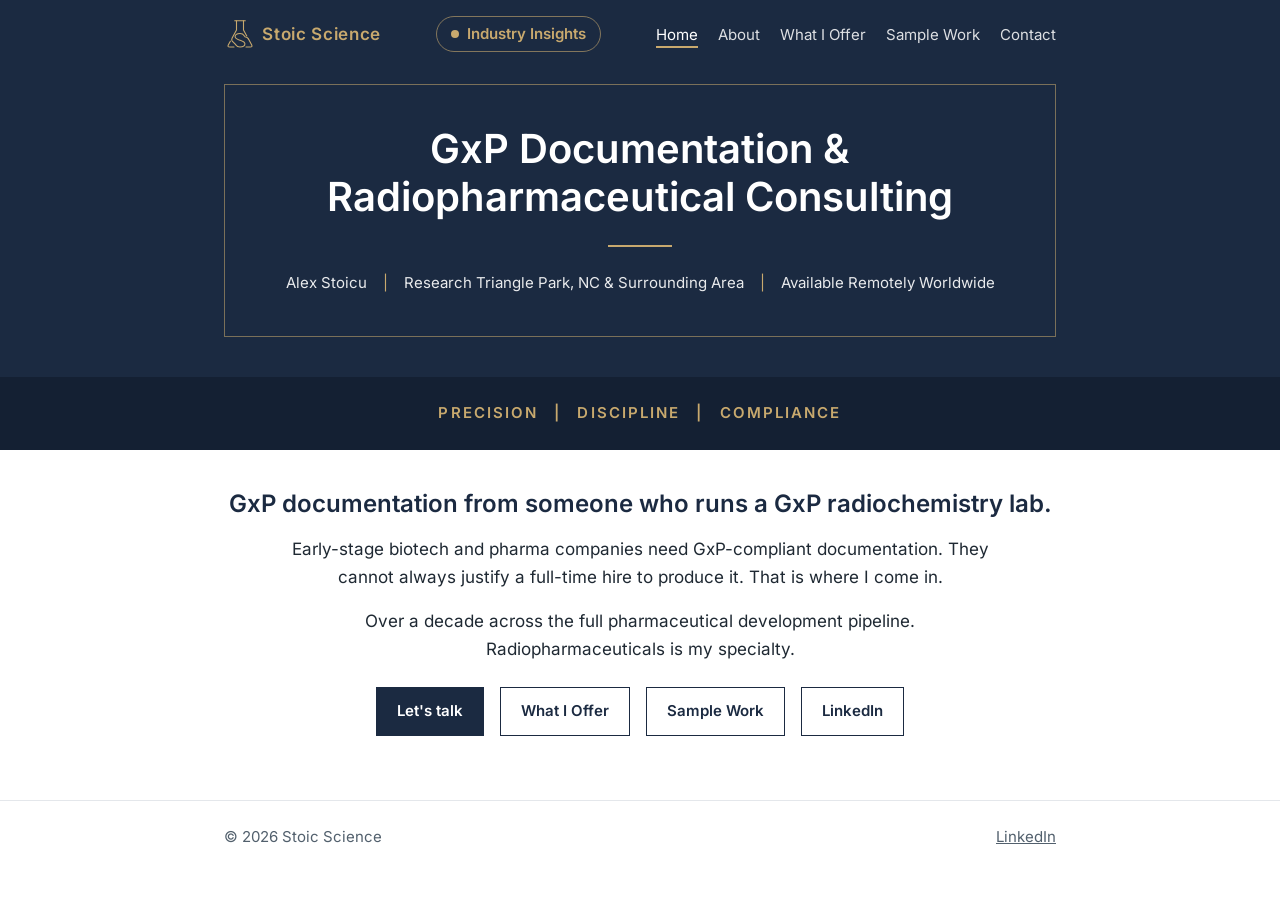
<file: index.html>
<!DOCTYPE html>
<html lang="en">
<head>
  <!-- ===== HEAD: information for browsers, search engines and AI crawlers ===== -->
  <meta charset="utf-8">
  <meta name="viewport" content="width=device-width, initial-scale=1">

  <!-- Title and description: what shows in Google results and link previews -->
  <title>Stoic Science | GxP Documentation &amp; Radiopharmaceutical Consulting</title>
  <meta name="description" content="Independent GxP documentation and radiopharmaceutical consulting: SOPs, method validation and radiopharmaceutical compliance for pharmaceutical, radiopharmaceutical and early-stage biotech teams. Research Triangle Park, NC, and surrounding area; available remotely worldwide.">
  <meta name="author" content="Alex Stoicu">

  <!-- Canonical: tells search engines the one official address of this page -->
  <link rel="canonical" href="https://stoicscience.us/">

  <!-- Open Graph / Twitter: how the link looks when shared on LinkedIn etc.
       Share image: images/og-image.png (PNG, 1200x630) -->
  <meta property="og:type" content="website">
  <meta property="og:site_name" content="Stoic Science">
  <meta property="og:title" content="Stoic Science | GxP Documentation &amp; Radiopharmaceutical Consulting">
  <meta property="og:description" content="Independent GxP documentation and radiopharmaceutical consulting. Research Triangle Park, NC, and surrounding area; available remotely worldwide.">
  <meta property="og:url" content="https://stoicscience.us/">
  <meta property="og:image" content="https://stoicscience.us/images/og-image.png">
  <meta property="og:image:width" content="1200">
  <meta property="og:image:height" content="630">
  <meta property="og:image:alt" content="Stoic Science: GxP Documentation &amp; Radiopharmaceutical Consulting">
  <meta name="twitter:card" content="summary_large_image">

  <!-- Browser-tab icon (SVG for modern browsers, PNG fallback) and phone home-screen icon -->
  <link rel="icon" href="images/favicon.svg" type="image/svg+xml">
  <link rel="icon" href="images/favicon-32.png" type="image/png" sizes="32x32">
  <link rel="apple-touch-icon" href="images/apple-touch-icon.png">

  <!-- Stylesheet. Bump ?v= every time style.css changes (cache-busting) -->
  <link rel="stylesheet" href="css/style.css?v=23">

  <!-- Preload the main font weight so text renders in Inter sooner -->
  <link rel="preload" href="fonts/inter-400.woff2" as="font" type="font/woff2" crossorigin>

  <!-- STRUCTURED DATA (JSON-LD): facts about the business for search engines
       and AI assistants, in the schema.org vocabulary. Invisible on the page.
       The "@id" values let other pages point to the same business and person. -->
  <script type="application/ld+json">
  {
    "@context": "https://schema.org",
    "@graph": [
      {
        "@type": "WebSite",
        "@id": "https://stoicscience.us/#website",
        "url": "https://stoicscience.us/",
        "name": "Stoic Science",
        "publisher": { "@id": "https://stoicscience.us/#business" }
      },
      {
        "@type": "ProfessionalService",
        "@id": "https://stoicscience.us/#business",
        "name": "Stoic Science",
        "url": "https://stoicscience.us/",
        "slogan": "Precision | Discipline | Compliance",
        "description": "Independent GxP documentation and radiopharmaceutical consulting: SOPs, method validation and transfer, radiopharmaceutical compliance, instrument qualification, and GxP training.",
        "image": "https://stoicscience.us/images/og-image.png",
        "logo": "https://stoicscience.us/images/apple-touch-icon.png",
        "founder": { "@id": "https://stoicscience.us/#alex" },
        "address": {
          "@type": "PostalAddress",
          "addressLocality": "Research Triangle Park",
          "addressRegion": "NC",
          "addressCountry": "US"
        },
        "areaServed": "Worldwide",
        "knowsAbout": ["GxP documentation", "Radiopharmaceuticals", "Radiochemical purity testing", "Analytical method validation", "ICH Q2(R2)", "21 CFR 212", "USP <823>", "Instrument qualification", "Radiation safety"]
      },
      {
        "@type": "Person",
        "@id": "https://stoicscience.us/#alex",
        "name": "Alex Stoicu",
        "jobTitle": "Pharmaceutical Scientist",
        "url": "https://stoicscience.us/about.html",
        "sameAs": ["https://www.linkedin.com/in/alexstoicu"]
      }
    ]
  }
  </script>
  <!-- Visitor statistics: GoatCounter (no cookies, no personal data; dashboard at alexstoicu.goatcounter.com) -->
  <script data-goatcounter="https://alexstoicu.goatcounter.com/count" async src="https://gc.zgo.at/count.js"></script>
</head>

<body>
  <!-- Keyboard users can jump straight past the nav -->
  <a class="skip-link" href="#main">Skip to content</a>

  <!-- ===== HEADER: same block on every page. aria-current marks the page you're on ===== -->
  <header class="site-header">
    <div class="container">
      <a class="wordmark" href="index.html"><img class="wordmark-mark" src="images/logo-mark.svg" width="64" height="64" alt="" aria-hidden="true">Stoic Science</a>
      <!-- Industry Insights: the live part of the site, set apart between the wordmark and the menu -->
      <a class="insights-link" href="blog/index.html"><span class="live-dot" aria-hidden="true"></span>Industry Insights</a>
      <nav class="site-nav" aria-label="Main">
        <ul>
          <li><a href="index.html" aria-current="page">Home</a></li>
          <li><a href="about.html">About</a></li>
          <li><a href="services.html">What I Offer</a></li>
          <li><a href="sample-work.html">Sample Work</a></li>
          <li><a href="contact.html">Contact</a></li>
        </ul>
      </nav>
    </div>
  </header>

  <main id="main">

    <!-- ===== HERO: framed headline, gold rule, name/location line ===== -->
    <section class="hero">
      <div class="container">
        <div class="hero-frame">
          <h1>GxP Documentation &amp; Radiopharmaceutical Consulting</h1>
          <hr class="hero-rule">
          <!-- aria-hidden: screen readers skip the decorative | bars -->
          <p class="hero-subline sep-line">
            <span>Alex Stoicu</span><span class="sep" aria-hidden="true">|</span><span>Research Triangle Park, NC &amp; Surrounding Area</span><span class="sep" aria-hidden="true">|</span><span>Available Remotely Worldwide</span>
          </p>
        </div>
      </div>
    </section>

    <!-- ===== TAGLINE BAND: design element, not links (until the blog exists) ===== -->
    <div class="tagline-band">
      <p class="sep-line">
        <span>Precision</span><span class="sep" aria-hidden="true">|</span><span>Discipline</span><span class="sep" aria-hidden="true">|</span><span>Compliance</span>
      </p>
    </div>

    <!-- ===== ABOUT SECTION + CTA CLUSTER =====
         The four buttons match four kinds of visitor:
         Contact = ready to talk, Services = researching,
         Sample Work = wants proof, LinkedIn = checking credentials -->
    <section class="section">
      <div class="container">
        <h2>GxP documentation from someone who runs a GxP radiochemistry lab.</h2>
        <p>Early-stage biotech and pharma companies need GxP-compliant documentation. They cannot always justify a full-time hire to produce it. That is where I come in.</p>
        <p>Over a decade across the full pharmaceutical development pipeline. Radiopharmaceuticals is my specialty.</p>

        <div class="button-row">
          <a class="btn btn-primary" href="contact.html">Let's talk</a>
          <a class="btn" href="services.html">What I Offer</a>
          <a class="btn" href="sample-work.html">Sample Work</a>
          <!-- External link: opens in a new tab; rel="noopener" is a safety default -->
          <a class="btn" href="https://www.linkedin.com/in/alexstoicu" target="_blank" rel="noopener">LinkedIn</a>
        </div>
      </div>
    </section>

  </main>

  <!-- ===== FOOTER: same block on every page. No "LLC" until it's filed ===== -->
  <footer class="site-footer">
    <div class="container">
      <p>&copy; 2026 Stoic Science</p>
      <p><a href="https://www.linkedin.com/in/alexstoicu" target="_blank" rel="noopener">LinkedIn</a></p>
    </div>
  </footer>
</body>
</html>
</file>
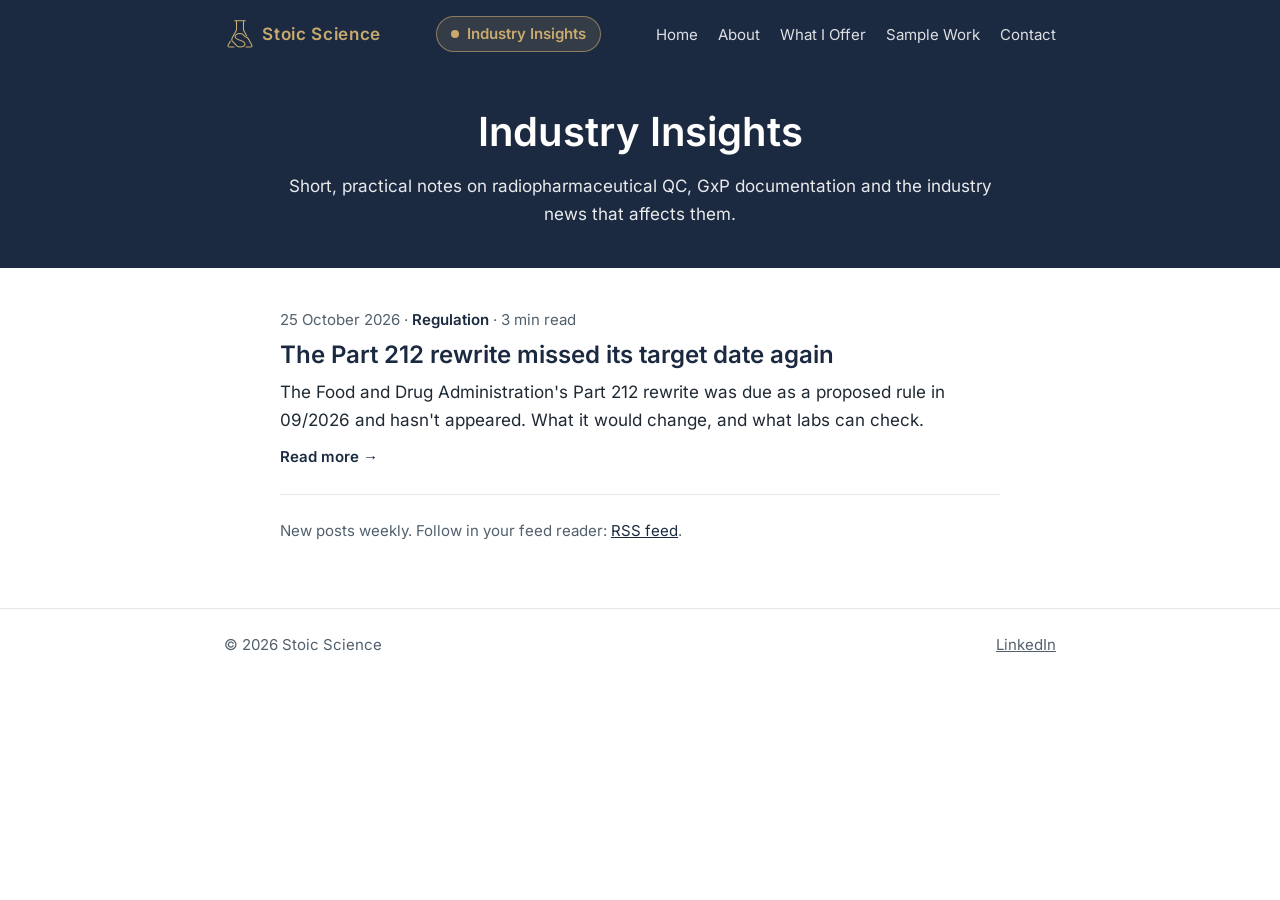
<file: blog/index.html>
<!DOCTYPE html>
<html lang="en">
<head>
  <!-- ===== BLOG LIST PAGE =====
       This page lives in the blog/ folder, so links to the rest of the
       site start with "../" (one folder up). -->
  <meta charset="utf-8">
  <meta name="viewport" content="width=device-width, initial-scale=1">

  <title>Industry Insights | Stoic Science</title>
  <meta name="description" content="Short, practical posts on radiopharmaceutical QC, GxP documentation, method validation and the industry news that affects them.">
  <meta name="author" content="Alex Stoicu">
  <link rel="canonical" href="https://stoicscience.us/blog/">

  <!-- Feed: lets readers follow new posts in a feed reader -->
  <link rel="alternate" type="application/rss+xml" title="Stoic Science: Industry Insights" href="../feed.xml">

  <meta property="og:type" content="website">
  <meta property="og:site_name" content="Stoic Science">
  <meta property="og:title" content="Industry Insights | Stoic Science">
  <meta property="og:description" content="Practical posts on radiopharmaceutical QC, GxP documentation and industry news.">
  <meta property="og:url" content="https://stoicscience.us/blog/">
  <!-- Share image: Industry Insights card, used by all blog pages (other site pages keep og-image.png) -->
  <meta property="og:image" content="https://stoicscience.us/images/og-insights.png">
  <meta property="og:image:width" content="1200">
  <meta property="og:image:height" content="630">
  <meta property="og:image:alt" content="Stoic Science: Industry Insights">
  <meta name="twitter:card" content="summary_large_image">

  <link rel="icon" href="../images/favicon.svg" type="image/svg+xml">
  <link rel="icon" href="../images/favicon-32.png" type="image/png" sizes="32x32">
  <link rel="apple-touch-icon" href="../images/apple-touch-icon.png">

  <link rel="stylesheet" href="../css/style.css?v=23">
  <link rel="preload" href="../fonts/inter-400.woff2" as="font" type="font/woff2" crossorigin>
  <!-- Visitor statistics: GoatCounter (no cookies, no personal data; dashboard at alexstoicu.goatcounter.com) -->
  <script data-goatcounter="https://alexstoicu.goatcounter.com/count" async src="https://gc.zgo.at/count.js"></script>
</head>

<body>
  <a class="skip-link" href="#main">Skip to content</a>

  <!-- ===== HEADER: same block on every page; aria-current marks this page ===== -->
  <header class="site-header">
    <div class="container">
      <a class="wordmark" href="../index.html"><img class="wordmark-mark" src="../images/logo-mark.svg" width="64" height="64" alt="" aria-hidden="true">Stoic Science</a>
      <!-- Industry Insights: the live part of the site, set apart between the wordmark and the menu -->
      <a class="insights-link" href="index.html" aria-current="page"><span class="live-dot" aria-hidden="true"></span>Industry Insights</a>
      <nav class="site-nav" aria-label="Main">
        <ul>
          <li><a href="../index.html">Home</a></li>
          <li><a href="../about.html">About</a></li>
          <li><a href="../services.html">What I Offer</a></li>
          <li><a href="../sample-work.html">Sample Work</a></li>
          <li><a href="../contact.html">Contact</a></li>
        </ul>
      </nav>
    </div>
  </header>

  <main id="main">

    <section class="page-hero">
      <div class="container">
        <h1>Industry Insights</h1>
        <p>Short, practical notes on radiopharmaceutical QC, GxP documentation and the industry news that affects them.</p>
      </div>
    </section>

    <section class="section">
      <div class="container">
        <!-- ===== POST LIST: classic blog archive, newest first. Do not edit by hand:
             it is rebuilt from the post pages at every publish. ===== -->
        <ul class="post-list">
          <!-- POSTS-START -->
          <li>
            <p class="post-meta"><time datetime="2026-10-25">25 October 2026</time> · <span class="post-cat">Regulation</span> · 3 min read</p>
            <h2><a href="part-212-rewrite-missed-its-date.html">The Part 212 rewrite missed its target date again</a></h2>
            <p class="post-excerpt">The Food and Drug Administration&#x27;s Part 212 rewrite was due as a proposed rule in 09/2026 and hasn&#x27;t appeared. What it would change, and what labs can check.</p>
            <a class="read-more" href="part-212-rewrite-missed-its-date.html" aria-label="Read: The Part 212 rewrite missed its target date again">Read more &rarr;</a>
          </li>
          <!-- POSTS-END -->
        </ul>
        <!-- The list between the POSTS markers is rebuilt automatically by
             stoicscience-blog-drafts/tools/preview.py --publish (newest first). -->
        <p class="feed-note">New posts weekly. Follow in your feed reader: <a href="../feed.xml">RSS feed</a>.</p>
      </div>
    </section>

  </main>

  <!-- ===== FOOTER: same block on every page ===== -->
  <footer class="site-footer">
    <div class="container">
      <p>&copy; 2026 Stoic Science</p>
      <p><a href="https://www.linkedin.com/in/alexstoicu" target="_blank" rel="noopener">LinkedIn</a></p>
    </div>
  </footer>
</body>
</html>
</file>
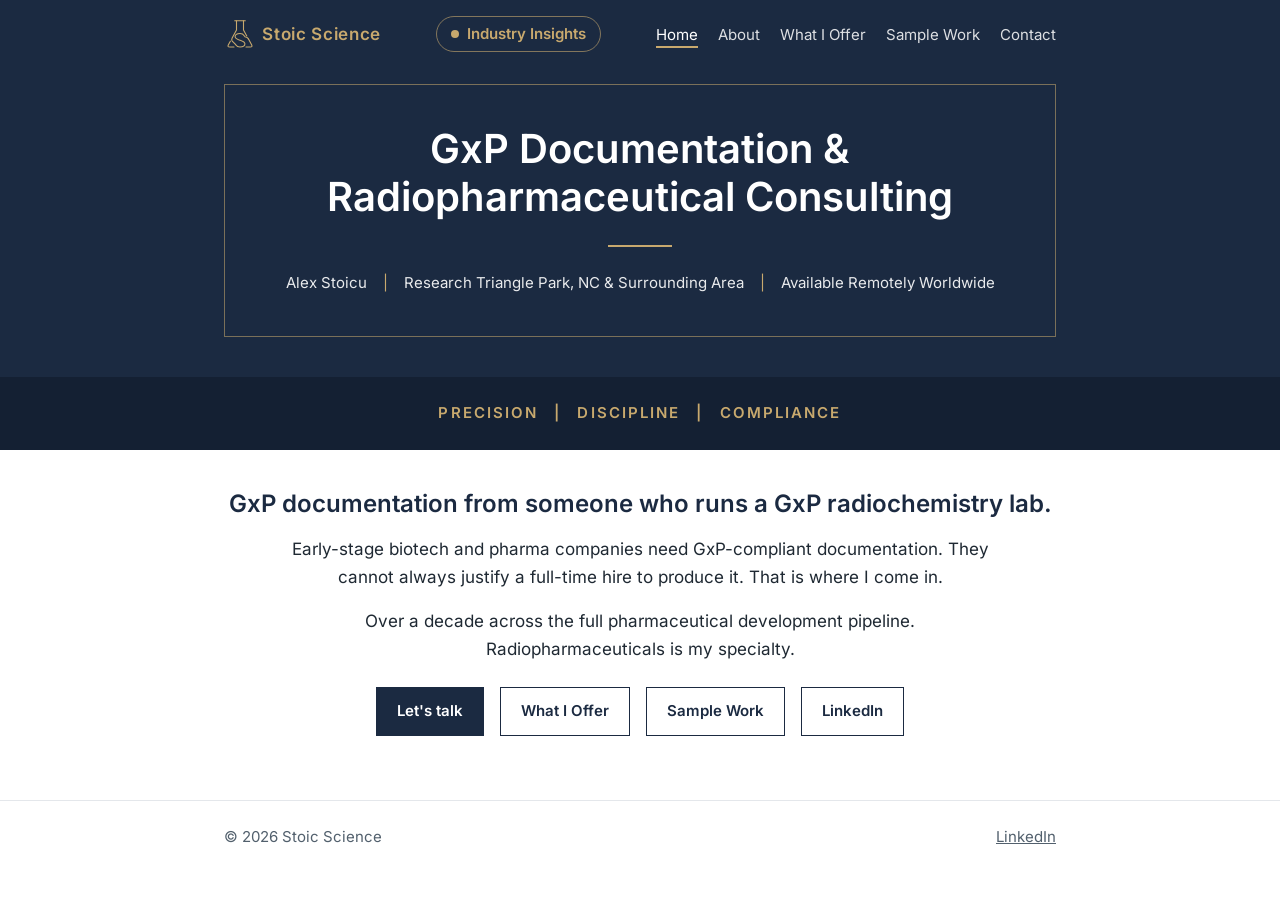
<file: home/index.html>
<!DOCTYPE html>
<html lang="en">
<head>
  <!-- ===== REDIRECT: the old Google Site's Home page lived at /home.
       Old links (LinkedIn, bookmarks) land here and are sent on to the
       new Home page at "/". GitHub Pages serves this file for /home. ===== -->
  <meta charset="utf-8">
  <title>Stoic Science</title>
  <!-- Tells search engines the real page is the site root -->
  <link rel="canonical" href="https://stoicscience.us/">
  <meta name="robots" content="noindex">
  <!-- Redirect after 0 seconds (works even with JavaScript off) -->
  <meta http-equiv="refresh" content="0; url=/">
</head>
<body>
  <!-- Fallback link, shown only if the redirect doesn't happen -->
  <p><a href="/">Continue to Stoic Science</a></p>
</body>
</html>
</file>
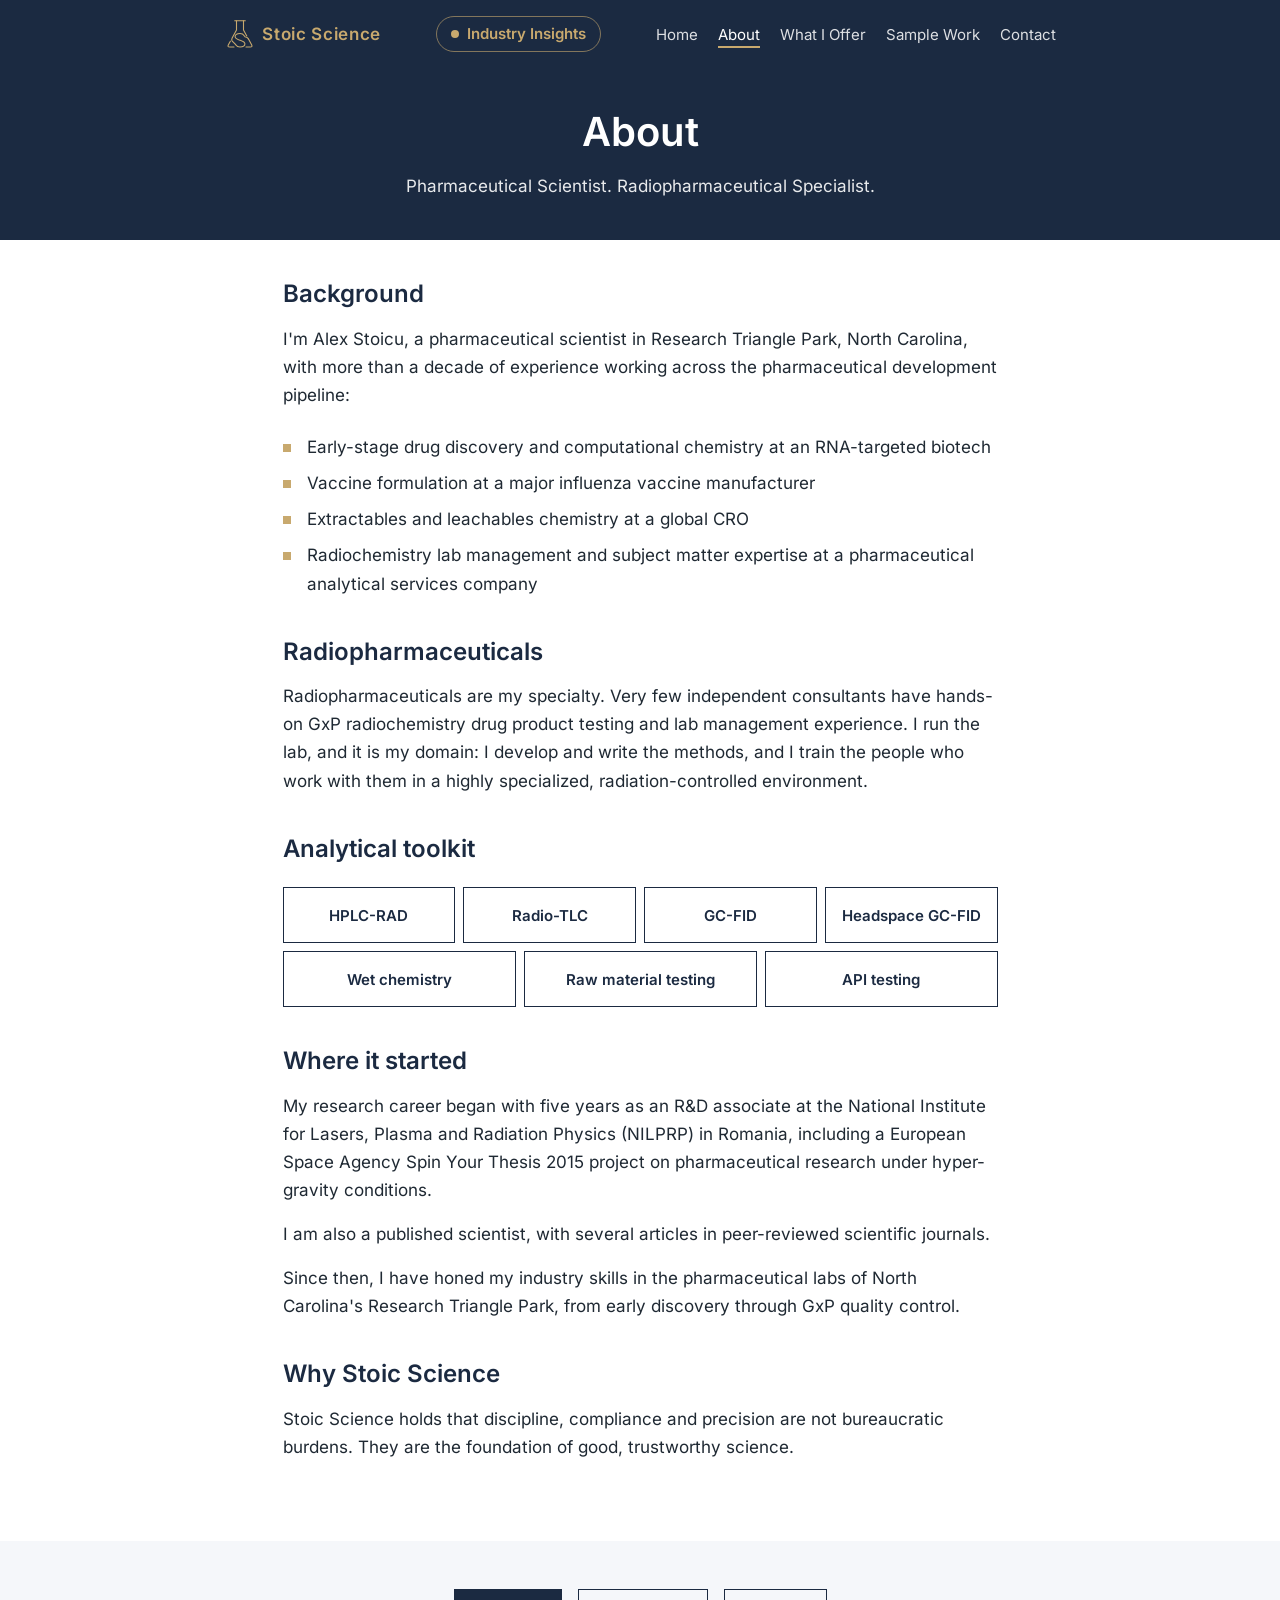
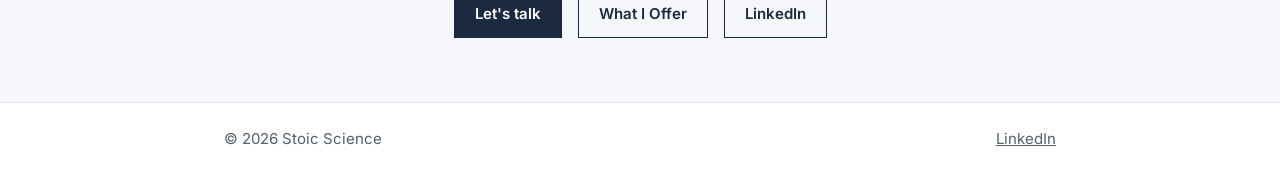
<file: about.html>
<!DOCTYPE html>
<html lang="en">
<head>
  <!-- ===== HEAD: information for browsers, search engines and AI crawlers ===== -->
  <meta charset="utf-8">
  <meta name="viewport" content="width=device-width, initial-scale=1">

  <title>About | Stoic Science</title>
  <meta name="description" content="Alex Stoicu: pharmaceutical scientist with over a decade across the pharmaceutical development pipeline and hands-on GxP radiochemistry drug product testing and lab management experience. Research Triangle Park, North Carolina.">
  <meta name="author" content="Alex Stoicu">
  <link rel="canonical" href="https://stoicscience.us/about.html">

  <!-- Open Graph / Twitter (share image: images/og-image.png) -->
  <meta property="og:type" content="profile">
  <meta property="og:site_name" content="Stoic Science">
  <meta property="og:title" content="About | Stoic Science">
  <meta property="og:description" content="Pharmaceutical scientist specializing in radiopharmaceuticals and GxP documentation.">
  <meta property="og:url" content="https://stoicscience.us/about.html">
  <meta property="og:image" content="https://stoicscience.us/images/og-image.png">
  <meta property="og:image:width" content="1200">
  <meta property="og:image:height" content="630">
  <meta property="og:image:alt" content="Stoic Science: GxP Documentation &amp; Radiopharmaceutical Consulting">
  <meta name="twitter:card" content="summary_large_image">

  <!-- Browser-tab icon (SVG for modern browsers, PNG fallback) and phone home-screen icon -->
  <link rel="icon" href="images/favicon.svg" type="image/svg+xml">
  <link rel="icon" href="images/favicon-32.png" type="image/png" sizes="32x32">
  <link rel="apple-touch-icon" href="images/apple-touch-icon.png">

  <link rel="stylesheet" href="css/style.css?v=23">
  <link rel="preload" href="fonts/inter-400.woff2" as="font" type="font/woff2" crossorigin>

  <!-- STRUCTURED DATA (JSON-LD): this page is about the person defined on the
       Home page (same "@id"), with the details from this page added. -->
  <script type="application/ld+json">
  {
    "@context": "https://schema.org",
    "@type": "AboutPage",
    "url": "https://stoicscience.us/about.html",
    "mainEntity": {
      "@type": "Person",
      "@id": "https://stoicscience.us/#alex",
      "name": "Alex Stoicu",
      "jobTitle": "Pharmaceutical Scientist",
      "description": "Pharmaceutical scientist and radiopharmaceutical specialist with more than a decade across the pharmaceutical development pipeline and hands-on GxP radiochemistry drug product testing and lab management experience.",
      "address": { "@type": "PostalAddress", "addressLocality": "Research Triangle Park", "addressRegion": "NC", "addressCountry": "US" },
      "knowsAbout": ["Radiopharmaceuticals", "Radiochemistry", "HPLC-RAD", "Radio-TLC", "GC-FID", "Headspace GC-FID", "Wet chemistry", "Raw material testing", "API testing", "GxP documentation"],
      "sameAs": ["https://www.linkedin.com/in/alexstoicu"]
    }
  }
  </script>
  <!-- Visitor statistics: GoatCounter (no cookies, no personal data; dashboard at alexstoicu.goatcounter.com) -->
  <script data-goatcounter="https://alexstoicu.goatcounter.com/count" async src="https://gc.zgo.at/count.js"></script>
</head>

<body>
  <a class="skip-link" href="#main">Skip to content</a>

  <!-- ===== HEADER: same block on every page; aria-current moves to this page's link ===== -->
  <header class="site-header">
    <div class="container">
      <a class="wordmark" href="index.html"><img class="wordmark-mark" src="images/logo-mark.svg" width="64" height="64" alt="" aria-hidden="true">Stoic Science</a>
      <!-- Industry Insights: the live part of the site, set apart between the wordmark and the menu -->
      <a class="insights-link" href="blog/index.html"><span class="live-dot" aria-hidden="true"></span>Industry Insights</a>
      <nav class="site-nav" aria-label="Main">
        <ul>
          <li><a href="index.html">Home</a></li>
          <li><a href="about.html" aria-current="page">About</a></li>
          <li><a href="services.html">What I Offer</a></li>
          <li><a href="sample-work.html">Sample Work</a></li>
          <li><a href="contact.html">Contact</a></li>
        </ul>
      </nav>
    </div>
  </header>

  <main id="main">

    <!-- ===== PAGE HEADER ===== -->
    <section class="page-hero">
      <div class="container">
        <h1>About</h1>
        <p>Pharmaceutical Scientist. Radiopharmaceutical Specialist.</p>
      </div>
    </section>

    <!-- ===== THE STORY: long-form reading text, so it is left-aligned
         inside a centered column (.reading), per the alignment rule.
         DRAFT: written from the live-site summary, to be edited with Alex.
         TODO: lab photo of Alex goes at the top when it exists ===== -->
    <section class="section">
      <div class="container">
        <div class="reading">

          <h2>Background</h2>
          <p>I'm Alex Stoicu, a pharmaceutical scientist in Research Triangle Park, North Carolina, with more than a decade of experience working across the pharmaceutical development pipeline:</p>
          <ul class="tick-list">
            <li>Early-stage drug discovery and computational chemistry at an RNA-targeted biotech</li>
            <li>Vaccine formulation at a major influenza vaccine manufacturer</li>
            <li>Extractables and leachables chemistry at a global CRO</li>
            <li>Radiochemistry lab management and subject matter expertise at a pharmaceutical analytical services company</li>
          </ul>

          <h2>Radiopharmaceuticals</h2>
          <p>Radiopharmaceuticals are my specialty. Very few independent consultants have hands-on GxP radiochemistry drug product testing and lab management experience. I run the lab, and it is my domain: I develop and write the methods, and I train the people who work with them in a highly specialized, radiation-controlled environment.</p>

          <h2>Analytical toolkit</h2>
          <!-- chip-grid: equal-size boxes, rows centered -->
          <ul class="chip-list chip-grid">
            <li>HPLC-RAD</li>
            <li>Radio-TLC</li>
            <li>GC-FID</li>
            <li>Headspace GC-FID</li>
            <li>Wet chemistry</li>
            <li>Raw material testing</li>
            <li>API testing</li>
          </ul>

          <h2>Where it started</h2>
          <p>My research career began with five years as an R&amp;D associate at the National Institute for Lasers, Plasma and Radiation Physics (NILPRP) in Romania, including a European Space Agency Spin Your Thesis 2015 project on pharmaceutical research under hyper-gravity conditions.</p>
          <p>I am also a published scientist, with several articles in peer-reviewed scientific journals.</p>
          <p>Since then, I have honed my industry skills in the pharmaceutical labs of North Carolina's Research Triangle Park, from early discovery through GxP quality control.</p>

          <h2>Why Stoic Science</h2>
          <p>Stoic Science holds that discipline, compliance and precision are not bureaucratic burdens. They are the foundation of good, trustworthy science.</p>

        </div>
      </div>
    </section>

    <!-- ===== CLOSING CTA ===== -->
    <section class="section section-alt closing-cta">
      <div class="container">
        <div class="button-row">
          <a class="btn btn-primary" href="contact.html">Let's talk</a>
          <a class="btn" href="services.html">What I Offer</a>
          <a class="btn" href="https://www.linkedin.com/in/alexstoicu" target="_blank" rel="noopener">LinkedIn</a>
        </div>
      </div>
    </section>

  </main>

  <!-- ===== FOOTER: same block on every page ===== -->
  <footer class="site-footer">
    <div class="container">
      <p>&copy; 2026 Stoic Science</p>
      <p><a href="https://www.linkedin.com/in/alexstoicu" target="_blank" rel="noopener">LinkedIn</a></p>
    </div>
  </footer>
</body>
</html>
</file>
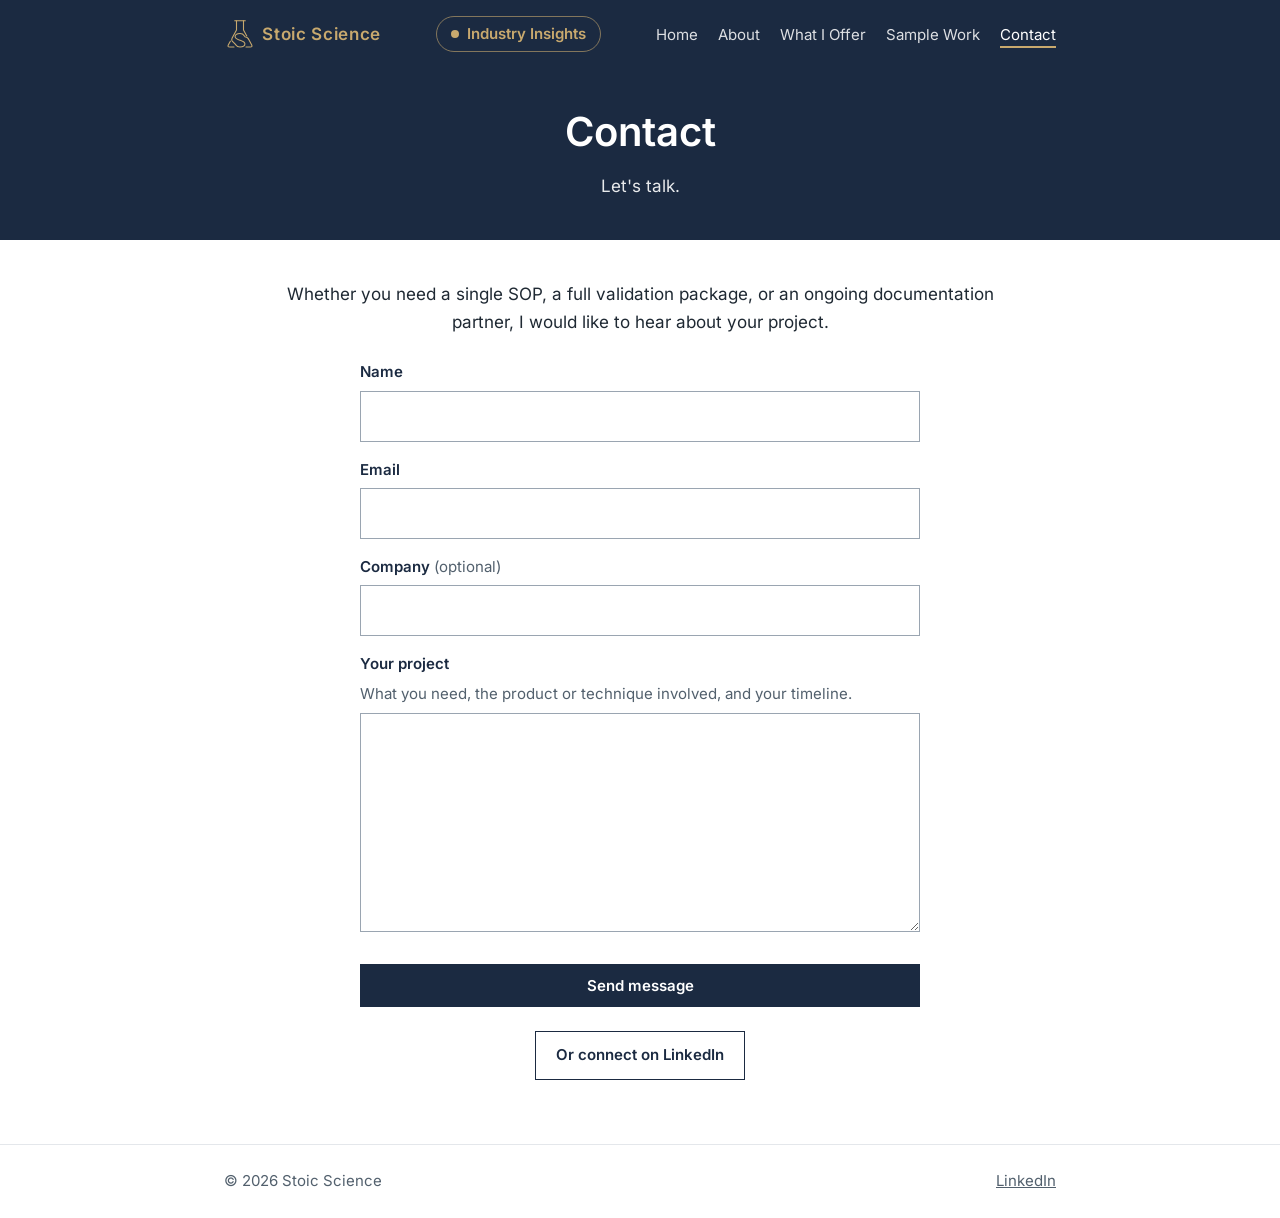
<file: contact.html>
<!DOCTYPE html>
<html lang="en">
<head>
  <!-- ===== HEAD: information for browsers, search engines and AI crawlers ===== -->
  <meta charset="utf-8">
  <meta name="viewport" content="width=device-width, initial-scale=1">

  <title>Contact | Stoic Science</title>
  <meta name="description" content="Contact Stoic Science about GxP documentation, method validation, instrument qualification, GxP training or radiopharmaceutical compliance work.">
  <meta name="author" content="Alex Stoicu">
  <link rel="canonical" href="https://stoicscience.us/contact.html">

  <!-- Open Graph / Twitter (share image: images/og-image.png) -->
  <meta property="og:type" content="website">
  <meta property="og:site_name" content="Stoic Science">
  <meta property="og:title" content="Contact | Stoic Science">
  <meta property="og:description" content="Tell me about your project: GxP documentation and radiopharmaceutical consulting.">
  <meta property="og:url" content="https://stoicscience.us/contact.html">
  <meta property="og:image" content="https://stoicscience.us/images/og-image.png">
  <meta property="og:image:width" content="1200">
  <meta property="og:image:height" content="630">
  <meta property="og:image:alt" content="Stoic Science: GxP Documentation &amp; Radiopharmaceutical Consulting">
  <meta name="twitter:card" content="summary_large_image">

  <!-- Browser-tab icon (SVG for modern browsers, PNG fallback) and phone home-screen icon -->
  <link rel="icon" href="images/favicon.svg" type="image/svg+xml">
  <link rel="icon" href="images/favicon-32.png" type="image/png" sizes="32x32">
  <link rel="apple-touch-icon" href="images/apple-touch-icon.png">

  <link rel="stylesheet" href="css/style.css?v=23">
  <link rel="preload" href="fonts/inter-400.woff2" as="font" type="font/woff2" crossorigin>
  <!-- Visitor statistics: GoatCounter (no cookies, no personal data; dashboard at alexstoicu.goatcounter.com) -->
  <script data-goatcounter="https://alexstoicu.goatcounter.com/count" async src="https://gc.zgo.at/count.js"></script>
</head>

<body>
  <a class="skip-link" href="#main">Skip to content</a>

  <!-- ===== HEADER: same block on every page; aria-current moves to this page's link ===== -->
  <header class="site-header">
    <div class="container">
      <a class="wordmark" href="index.html"><img class="wordmark-mark" src="images/logo-mark.svg" width="64" height="64" alt="" aria-hidden="true">Stoic Science</a>
      <!-- Industry Insights: the live part of the site, set apart between the wordmark and the menu -->
      <a class="insights-link" href="blog/index.html"><span class="live-dot" aria-hidden="true"></span>Industry Insights</a>
      <nav class="site-nav" aria-label="Main">
        <ul>
          <li><a href="index.html">Home</a></li>
          <li><a href="about.html">About</a></li>
          <li><a href="services.html">What I Offer</a></li>
          <li><a href="sample-work.html">Sample Work</a></li>
          <li><a href="contact.html" aria-current="page">Contact</a></li>
        </ul>
      </nav>
    </div>
  </header>

  <main id="main">

    <!-- ===== PAGE HEADER ===== -->
    <section class="page-hero">
      <div class="container">
        <h1>Contact</h1>
        <p>Let's talk.</p>
      </div>
    </section>

    <section class="section">
      <div class="container">
        <p>Whether you need a single SOP, a full validation package, or an ongoing documentation partner, I would like to hear about your project.</p>

        <!-- ===== CONTACT FORM: sent to Alex's Gmail through Web3Forms =====
             action = where the form sends its data; method="POST" = send it
             hidden, not in the web address. No email address is shown on the
             site: the form is the only way in (keeps the address away from spam bots). -->
        <form class="contact-form" action="https://api.web3forms.com/submit" method="POST">

          <!-- Hidden fields: the visitor never sees these -->
          <!-- Web3Forms key: tells Web3Forms which inbox to send to (public by design) -->
          <input type="hidden" name="access_key" value="347fa2f7-6c4d-4113-8c06-d35090430f7a">
          <!-- Fixed subject: the Gmail filter on "Stoic Science inquiry" files it under the Stoic Science label -->
          <input type="hidden" name="subject" value="Stoic Science inquiry">
          <input type="hidden" name="from_name" value="Stoic Science website">
          <!-- Spam trap: hidden from people; bots tick it and get rejected -->
          <input type="checkbox" name="botcheck" class="botcheck" tabindex="-1" autocomplete="off" aria-hidden="true">

          <!-- label for="..." links each label to its field's id (screen readers and clicking) -->
          <label for="name">Name</label>
          <input type="text" id="name" name="name" autocomplete="name" maxlength="100" required>

          <!-- Web3Forms uses the "email" field as the reply-to address,
               so hitting Reply in Gmail answers the visitor directly -->
          <label for="email">Email</label>
          <input type="email" id="email" name="email" autocomplete="email" maxlength="150" required>

          <label for="company">Company <span class="optional">(optional)</span></label>
          <input type="text" id="company" name="company" autocomplete="organization" maxlength="150">

          <label for="message">Your project</label>
          <!-- id="message-hint" + aria-describedby: screen readers read the hint with the field -->
          <p class="hint" id="message-hint">What you need, the product or technique involved, and your timeline.</p>
          <textarea id="message" name="message" rows="7" maxlength="5000" required aria-describedby="message-hint"></textarea>

          <button class="btn btn-primary" type="submit">Send message</button>

          <!-- The script below writes the result here; aria-live announces it to screen readers -->
          <p class="form-status" aria-live="polite"></p>
        </form>

        <div class="button-row">
          <!-- External link: opens in a new tab; rel="noopener" is a safety default -->
          <a class="btn" href="https://www.linkedin.com/in/alexstoicu" target="_blank" rel="noopener">Or connect on LinkedIn</a>
        </div>
      </div>
    </section>

  </main>

  <!-- ===== FOOTER: same block on every page ===== -->
  <footer class="site-footer">
    <div class="container">
      <p>&copy; 2026 Stoic Science</p>
      <p><a href="https://www.linkedin.com/in/alexstoicu" target="_blank" rel="noopener">LinkedIn</a></p>
    </div>
  </footer>

  <!-- ===== FORM SCRIPT: sends the form in the background, so the visitor
       stays on this page and sees a short message instead.
       Without JavaScript the form still works; it just opens
       Web3Forms' own "thank you" page. ===== -->
  <script>
    // Find the form, its status line and its button
    const form = document.querySelector(".contact-form");
    const status = form.querySelector(".form-status");
    const button = form.querySelector("button");

    // Run this when the visitor clicks "Send message"
    form.addEventListener("submit", async (event) => {
      event.preventDefault();              // stop the normal page jump
      button.disabled = true;              // prevent double sending
      status.textContent = "Sending...";
      try {
        // fetch = send the form data to Web3Forms and wait for the answer
        const response = await fetch(form.action, {
          method: "POST",
          body: new FormData(form)
        });
        if (response.ok) {
          status.textContent = "Thank you. Your message has been sent.";
          form.reset();                    // empty the boxes
        } else {
          status.textContent = "Something went wrong. Please try again, or reach me on LinkedIn.";
        }
      } catch (error) {
        status.textContent = "Something went wrong. Please try again, or reach me on LinkedIn.";
      }
      button.disabled = false;
    });
  </script>
</body>
</html>
</file>
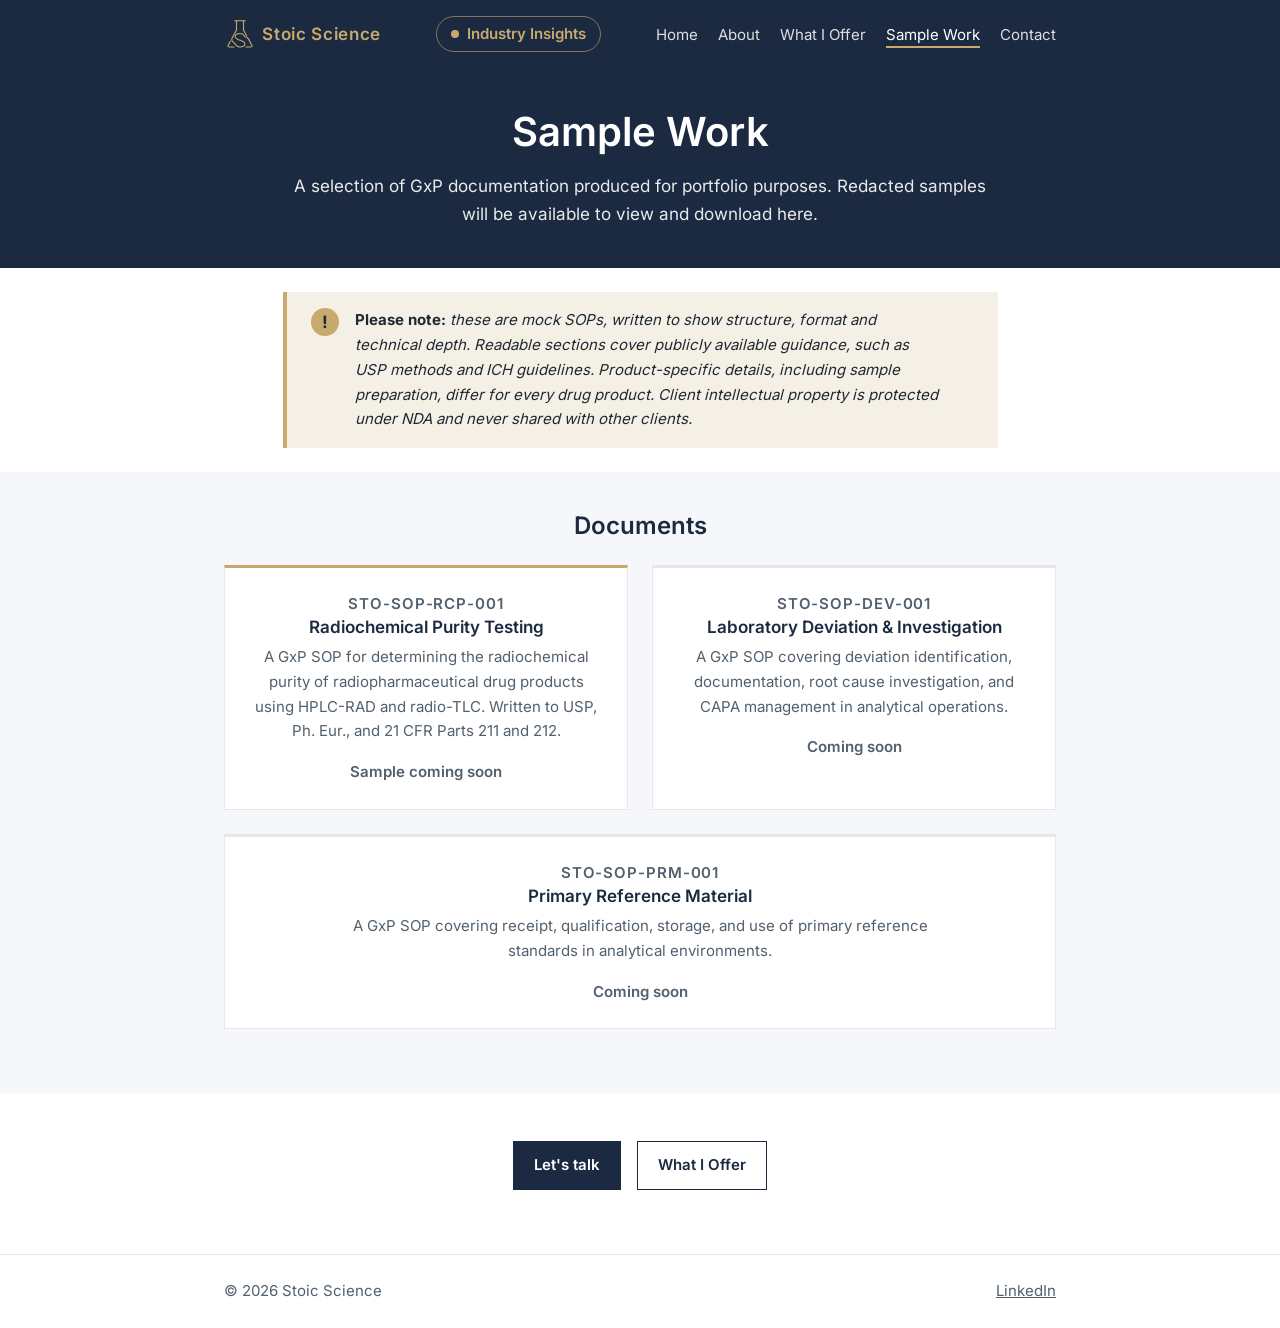
<file: sample-work.html>
<!DOCTYPE html>
<html lang="en">
<head>
  <!-- ===== HEAD: information for browsers, search engines and AI crawlers ===== -->
  <meta charset="utf-8">
  <meta name="viewport" content="width=device-width, initial-scale=1">

  <title>Sample Work | Stoic Science</title>
  <meta name="description" content="Redacted mock GxP SOPs showing structure and technical depth, including a radiochemical purity testing SOP (HPLC-RAD and radio-TLC). Client intellectual property is protected under NDA.">
  <meta name="author" content="Alex Stoicu">
  <link rel="canonical" href="https://stoicscience.us/sample-work.html">

  <!-- Open Graph / Twitter (share image: images/og-image.png) -->
  <meta property="og:type" content="website">
  <meta property="og:site_name" content="Stoic Science">
  <meta property="og:title" content="Sample Work | Stoic Science">
  <meta property="og:description" content="Redacted mock GxP SOPs showing structure and technical depth.">
  <meta property="og:url" content="https://stoicscience.us/sample-work.html">
  <meta property="og:image" content="https://stoicscience.us/images/og-image.png">
  <meta property="og:image:width" content="1200">
  <meta property="og:image:height" content="630">
  <meta property="og:image:alt" content="Stoic Science: GxP Documentation &amp; Radiopharmaceutical Consulting">
  <meta name="twitter:card" content="summary_large_image">

  <!-- Browser-tab icon (SVG for modern browsers, PNG fallback) and phone home-screen icon -->
  <link rel="icon" href="images/favicon.svg" type="image/svg+xml">
  <link rel="icon" href="images/favicon-32.png" type="image/png" sizes="32x32">
  <link rel="apple-touch-icon" href="images/apple-touch-icon.png">

  <link rel="stylesheet" href="css/style.css?v=23">
  <link rel="preload" href="fonts/inter-400.woff2" as="font" type="font/woff2" crossorigin>
  <!-- Visitor statistics: GoatCounter (no cookies, no personal data; dashboard at alexstoicu.goatcounter.com) -->
  <script data-goatcounter="https://alexstoicu.goatcounter.com/count" async src="https://gc.zgo.at/count.js"></script>
</head>

<body>
  <a class="skip-link" href="#main">Skip to content</a>

  <!-- ===== HEADER: same block on every page; aria-current moves to this page's link ===== -->
  <header class="site-header">
    <div class="container">
      <a class="wordmark" href="index.html"><img class="wordmark-mark" src="images/logo-mark.svg" width="64" height="64" alt="" aria-hidden="true">Stoic Science</a>
      <!-- Industry Insights: the live part of the site, set apart between the wordmark and the menu -->
      <a class="insights-link" href="blog/index.html"><span class="live-dot" aria-hidden="true"></span>Industry Insights</a>
      <nav class="site-nav" aria-label="Main">
        <ul>
          <li><a href="index.html">Home</a></li>
          <li><a href="about.html">About</a></li>
          <li><a href="services.html">What I Offer</a></li>
          <li><a href="sample-work.html" aria-current="page">Sample Work</a></li>
          <li><a href="contact.html">Contact</a></li>
        </ul>
      </nav>
    </div>
  </header>

  <main id="main">

    <!-- ===== PAGE HEADER ===== -->
    <section class="page-hero">
      <div class="container">
        <h1>Sample Work</h1>
        <p>A selection of GxP documentation produced for portfolio purposes. Redacted samples will be available to view and download here.</p>
      </div>
    </section>

    <!-- ===== NOTICE: mock documents + NDA. Placed before the documents
         so every visitor reads it before opening a sample ===== -->
    <section class="section section-tight">
      <div class="container">
        <aside class="notice" aria-label="Please note">
          <span class="notice-icon" aria-hidden="true">!</span>
          <p><strong>Please note:</strong> these are mock SOPs, written to show structure, format and technical depth. Readable sections cover publicly available guidance, such as USP methods and ICH guidelines. Product-specific details, including sample preparation, differ for every drug product. Client intellectual property is protected under NDA and never shared with other clients.</p>
        </aside>
      </div>
    </section>

    <!-- ===== DOCUMENTS: one card per SOP. To add a new one, copy a card.
         Only the redacted SAMPLE PDF is ever published.
         PLACEHOLDER: the three descriptions below will be rewritten by Alex ===== -->
    <section class="section section-alt">
      <div class="container">
        <h2>Documents</h2>
        <div class="card-grid">

          <article class="card">
            <p class="doc-code">STO-SOP-RCP-001</p>
            <h3>Radiochemical Purity Testing</h3>
            <p>A GxP SOP for determining the radiochemical purity of radiopharmaceutical drug products using HPLC-RAD and radio-TLC. Written to USP, Ph. Eur., and 21 CFR Parts 211 and 212.</p>
            <p class="status">Sample coming soon</p>
            <!-- When the redacted PDF is ready (samples/STO-SOP-RCP-001-SAMPLE.pdf),
                 replace the line above with:
            <div class="button-row">
              <a class="btn btn-primary" href="samples/STO-SOP-RCP-001-SAMPLE.pdf" target="_blank" rel="noopener">View sample (PDF)</a>
            </div>
            -->

          </article>

          <article class="card is-pending">
            <p class="doc-code">STO-SOP-DEV-001</p>
            <h3>Laboratory Deviation &amp; Investigation</h3>
            <p>A GxP SOP covering deviation identification, documentation, root cause investigation, and CAPA management in analytical operations.</p>
            <p class="status">Coming soon</p>
          </article>

          <article class="card is-pending">
            <p class="doc-code">STO-SOP-PRM-001</p>
            <h3>Primary Reference Material</h3>
            <p>A GxP SOP covering receipt, qualification, storage, and use of primary reference standards in analytical environments.</p>
            <p class="status">Coming soon</p>
          </article>

        </div>
      </div>
    </section>

    <!-- ===== CLOSING CTA ===== -->
    <section class="section closing-cta">
      <div class="container">
        <div class="button-row">
          <a class="btn btn-primary" href="contact.html">Let's talk</a>
          <a class="btn" href="services.html">What I Offer</a>
        </div>
      </div>
    </section>

  </main>

  <!-- ===== FOOTER: same block on every page ===== -->
  <footer class="site-footer">
    <div class="container">
      <p>&copy; 2026 Stoic Science</p>
      <p><a href="https://www.linkedin.com/in/alexstoicu" target="_blank" rel="noopener">LinkedIn</a></p>
    </div>
  </footer>
</body>
</html>
</file>
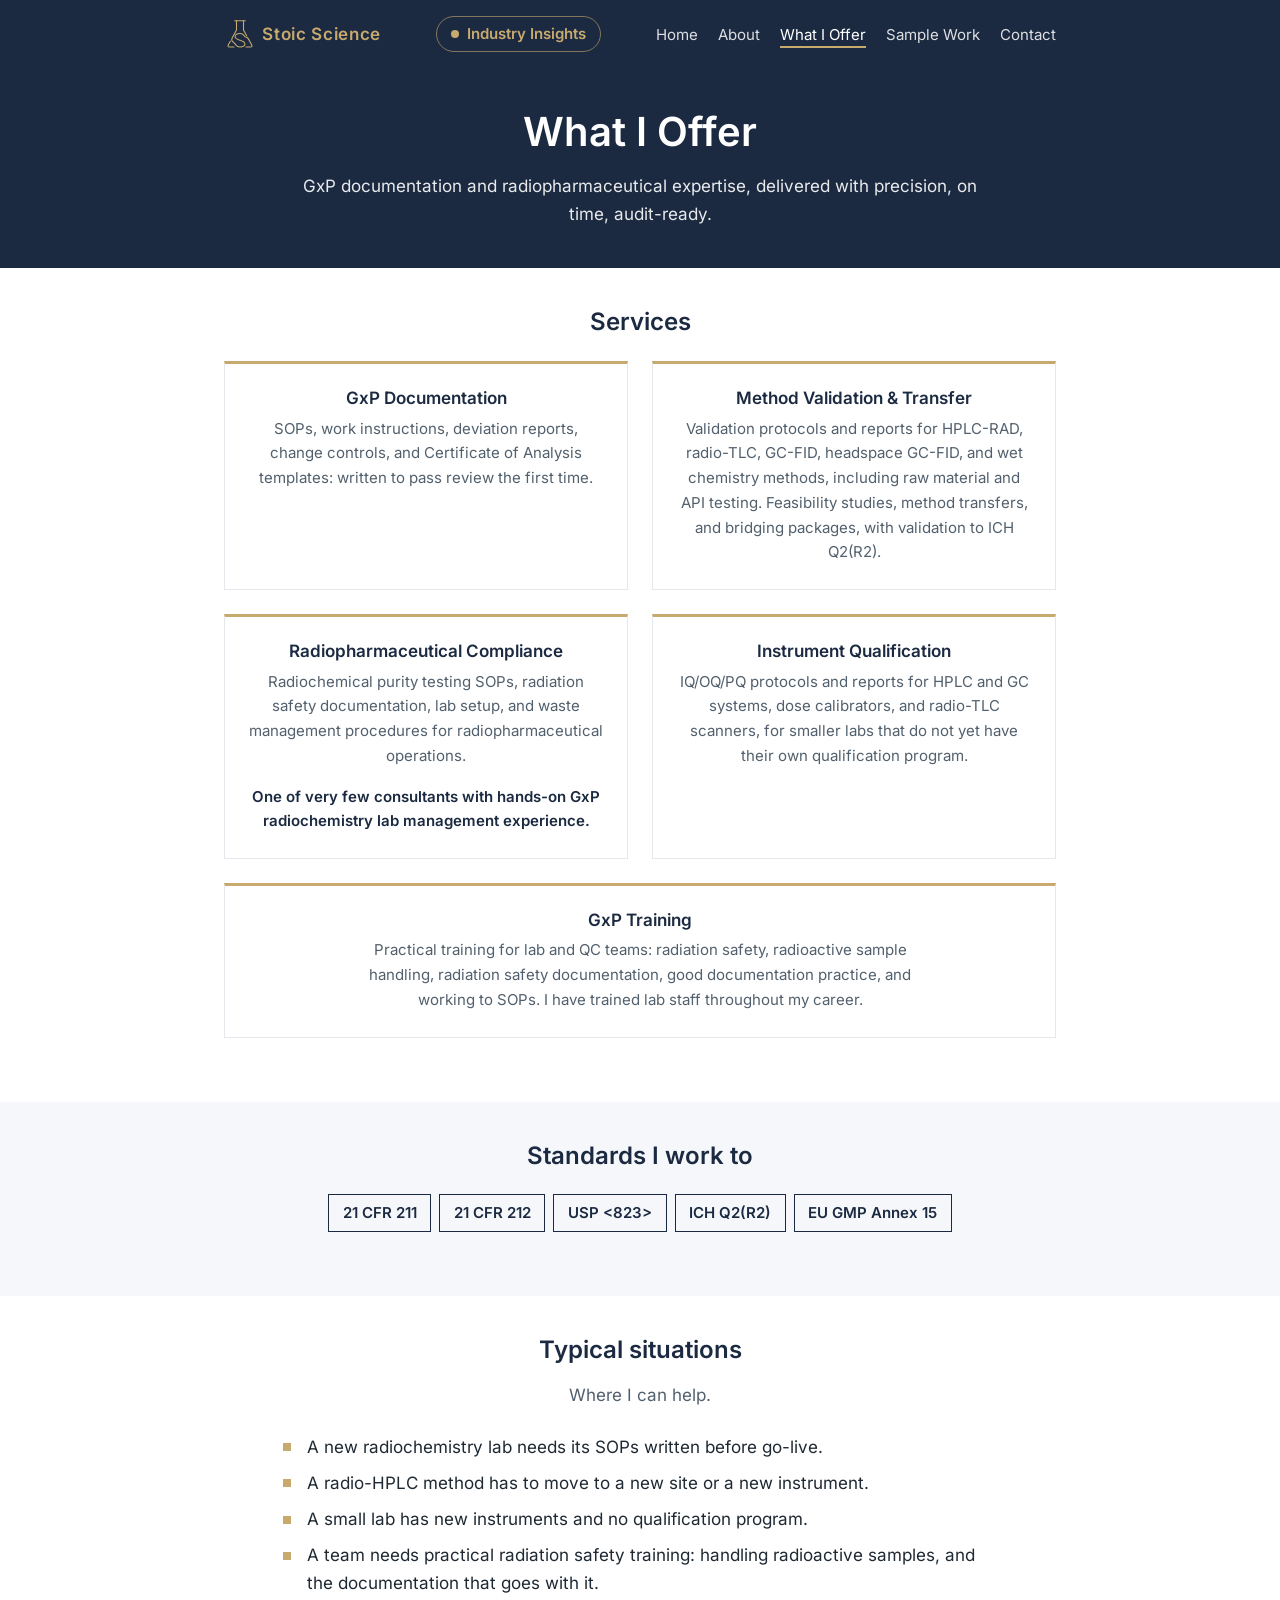
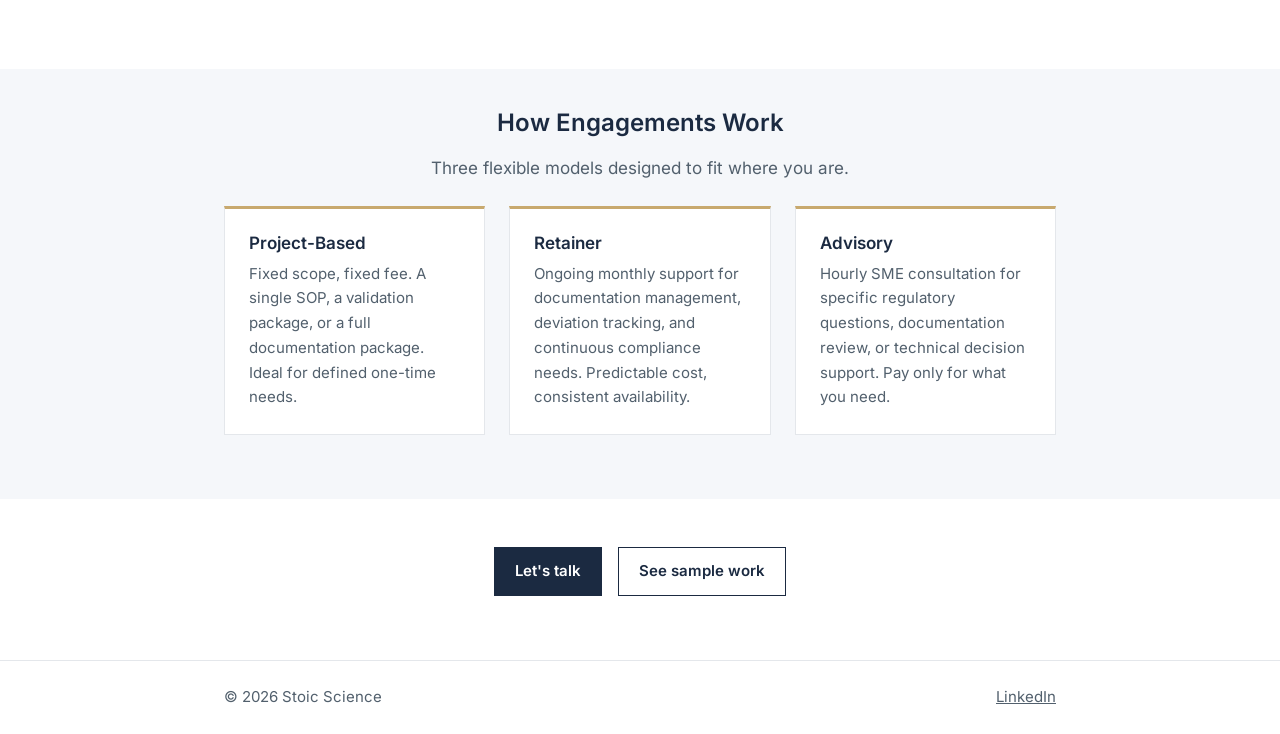
<file: services.html>
<!DOCTYPE html>
<html lang="en">
<head>
  <!-- ===== HEAD: information for browsers, search engines and AI crawlers ===== -->
  <meta charset="utf-8">
  <meta name="viewport" content="width=device-width, initial-scale=1">

  <title>What I Offer | Stoic Science</title>
  <meta name="description" content="GxP documentation, method validation and transfer (ICH Q2(R2)), radiopharmaceutical compliance, instrument qualification and GxP training. Project, retainer or advisory engagements.">
  <meta name="author" content="Alex Stoicu">
  <link rel="canonical" href="https://stoicscience.us/services.html">

  <!-- Open Graph / Twitter (share image: images/og-image.png) -->
  <meta property="og:type" content="website">
  <meta property="og:site_name" content="Stoic Science">
  <meta property="og:title" content="What I Offer | Stoic Science">
  <meta property="og:description" content="GxP documentation and radiopharmaceutical expertise, delivered with precision, on time, audit-ready.">
  <meta property="og:url" content="https://stoicscience.us/services.html">
  <meta property="og:image" content="https://stoicscience.us/images/og-image.png">
  <meta property="og:image:width" content="1200">
  <meta property="og:image:height" content="630">
  <meta property="og:image:alt" content="Stoic Science: GxP Documentation &amp; Radiopharmaceutical Consulting">
  <meta name="twitter:card" content="summary_large_image">

  <!-- Browser-tab icon (SVG for modern browsers, PNG fallback) and phone home-screen icon -->
  <link rel="icon" href="images/favicon.svg" type="image/svg+xml">
  <link rel="icon" href="images/favicon-32.png" type="image/png" sizes="32x32">
  <link rel="apple-touch-icon" href="images/apple-touch-icon.png">

  <link rel="stylesheet" href="css/style.css?v=23">
  <link rel="preload" href="fonts/inter-400.woff2" as="font" type="font/woff2" crossorigin>

  <!-- STRUCTURED DATA (JSON-LD): the five services, each linked to the
       business defined on the Home page (same "@id"). Keep in sync with the cards. -->
  <script type="application/ld+json">
  {
    "@context": "https://schema.org",
    "@type": "ItemList",
    "name": "Stoic Science services",
    "itemListElement": [
      { "@type": "ListItem", "position": 1, "item": { "@type": "Service", "name": "GxP Documentation", "provider": { "@id": "https://stoicscience.us/#business" },
        "description": "SOPs, work instructions, deviation reports, change controls, and Certificate of Analysis templates." } },
      { "@type": "ListItem", "position": 2, "item": { "@type": "Service", "name": "Method Validation & Transfer", "provider": { "@id": "https://stoicscience.us/#business" },
        "description": "Validation protocols and reports for HPLC-RAD, radio-TLC, GC-FID, headspace GC-FID, and wet chemistry methods, including raw material and API testing; feasibility studies, method transfers, and bridging packages; validation to ICH Q2(R2)." } },
      { "@type": "ListItem", "position": 3, "item": { "@type": "Service", "name": "Radiopharmaceutical Compliance", "provider": { "@id": "https://stoicscience.us/#business" },
        "description": "Radiochemical purity testing SOPs, radiation safety documentation, lab setup, and waste management procedures for radiopharmaceutical operations." } },
      { "@type": "ListItem", "position": 4, "item": { "@type": "Service", "name": "Instrument Qualification", "provider": { "@id": "https://stoicscience.us/#business" },
        "description": "IQ/OQ/PQ protocols and reports for HPLC and GC systems, dose calibrators, and radio-TLC scanners, for smaller labs without their own qualification program." } },
      { "@type": "ListItem", "position": 5, "item": { "@type": "Service", "name": "GxP Training", "provider": { "@id": "https://stoicscience.us/#business" },
        "description": "Practical training in radiation safety, radioactive sample handling, radiation safety documentation, good documentation practice, and working to SOPs." } }
    ]
  }
  </script>
  <!-- Visitor statistics: GoatCounter (no cookies, no personal data; dashboard at alexstoicu.goatcounter.com) -->
  <script data-goatcounter="https://alexstoicu.goatcounter.com/count" async src="https://gc.zgo.at/count.js"></script>
</head>

<body>
  <a class="skip-link" href="#main">Skip to content</a>

  <!-- ===== HEADER: same block on every page; aria-current moves to this page's link ===== -->
  <header class="site-header">
    <div class="container">
      <a class="wordmark" href="index.html"><img class="wordmark-mark" src="images/logo-mark.svg" width="64" height="64" alt="" aria-hidden="true">Stoic Science</a>
      <!-- Industry Insights: the live part of the site, set apart between the wordmark and the menu -->
      <a class="insights-link" href="blog/index.html"><span class="live-dot" aria-hidden="true"></span>Industry Insights</a>
      <nav class="site-nav" aria-label="Main">
        <ul>
          <li><a href="index.html">Home</a></li>
          <li><a href="about.html">About</a></li>
          <li><a href="services.html" aria-current="page">What I Offer</a></li>
          <li><a href="sample-work.html">Sample Work</a></li>
          <li><a href="contact.html">Contact</a></li>
        </ul>
      </nav>
    </div>
  </header>

  <main id="main">

    <!-- ===== PAGE HEADER ===== -->
    <section class="page-hero">
      <div class="container">
        <h1>What I Offer</h1>
        <p>GxP documentation and radiopharmaceutical expertise, delivered with precision, on time, audit-ready.</p>
      </div>
    </section>

    <!-- ===== SERVICE CARDS: one <article> per service ===== -->
    <section class="section">
      <div class="container">
        <h2>Services</h2>
        <div class="card-grid">

          <article class="card">
            <h3>GxP Documentation</h3>
            <p>SOPs, work instructions, deviation reports, change controls, and Certificate of Analysis templates: written to pass review the first time.</p>
          </article>

          <article class="card">
            <h3>Method Validation &amp; Transfer</h3>
            <p>Validation protocols and reports for HPLC-RAD, radio-TLC, GC-FID, headspace GC-FID, and wet chemistry methods, including raw material and API testing. Feasibility studies, method transfers, and bridging packages, with validation to ICH Q2(R2).</p>
          </article>

          <article class="card">
            <h3>Radiopharmaceutical Compliance</h3>
            <p>Radiochemical purity testing SOPs, radiation safety documentation, lab setup, and waste management procedures for radiopharmaceutical operations.</p>
            <p class="card-note">One of very few consultants with hands-on GxP radiochemistry lab management experience.</p>
          </article>

          <article class="card">
            <h3>Instrument Qualification</h3>
            <p>IQ/OQ/PQ protocols and reports for HPLC and GC systems, dose calibrators, and radio-TLC scanners, for smaller labs that do not yet have their own qualification program.</p>
          </article>

          <article class="card">
            <h3>GxP Training</h3>
            <p>Practical training for lab and QC teams: radiation safety, radioactive sample handling, radiation safety documentation, good documentation practice, and working to SOPs. I have trained lab staff throughout my career.</p>
          </article>

        </div>
      </div>
    </section>

    <!-- ===== STANDARDS: plain list of regulations (good for search and AI answers) ===== -->
    <section class="section section-alt">
      <div class="container">
        <h2>Standards I work to</h2>
        <ul class="chip-list">
          <li>21 CFR 211</li>
          <li>21 CFR 212</li>
          <li>USP &lt;823&gt;</li>
          <li>ICH Q2(R2)</li>
          <li>EU GMP Annex 15</li>
        </ul>
      </div>
    </section>

    <!-- ===== TYPICAL SITUATIONS: the buyer's problem, in their words ===== -->
    <section class="section">
      <div class="container">
        <h2>Typical situations</h2>
        <p class="section-intro">Where I can help.</p>
        <ul class="tick-list">
          <li>A new radiochemistry lab needs its SOPs written before go-live.</li>
          <li>A radio-HPLC method has to move to a new site or a new instrument.</li>
          <li>A small lab has new instruments and no qualification program.</li>
          <li>A team needs practical radiation safety training: handling radioactive samples, and the documentation that goes with it.</li>
        </ul>
      </div>
    </section>

    <!-- ===== ENGAGEMENT MODELS ===== -->
    <section class="section section-alt">
      <div class="container">
        <h2>How Engagements Work</h2>
        <p class="section-intro">Three flexible models designed to fit where you are.</p>
        <div class="card-grid cols-3">

          <article class="card">
            <h3>Project-Based</h3>
            <p>Fixed scope, fixed fee. A single SOP, a validation package, or a full documentation package. Ideal for defined one-time needs.</p>
          </article>

          <article class="card">
            <h3>Retainer</h3>
            <p>Ongoing monthly support for documentation management, deviation tracking, and continuous compliance needs. Predictable cost, consistent availability.</p>
          </article>

          <article class="card">
            <h3>Advisory</h3>
            <p>Hourly SME consultation for specific regulatory questions, documentation review, or technical decision support. Pay only for what you need.</p>
          </article>

        </div>
      </div>
    </section>

    <!-- ===== CLOSING CTA ===== -->
    <section class="section closing-cta">
      <div class="container">
        <div class="button-row">
          <a class="btn btn-primary" href="contact.html">Let's talk</a>
          <a class="btn" href="sample-work.html">See sample work</a>
        </div>
      </div>
    </section>

  </main>

  <!-- ===== FOOTER: same block on every page ===== -->
  <footer class="site-footer">
    <div class="container">
      <p>&copy; 2026 Stoic Science</p>
      <p><a href="https://www.linkedin.com/in/alexstoicu" target="_blank" rel="noopener">LinkedIn</a></p>
    </div>
  </footer>
</body>
</html>
</file>
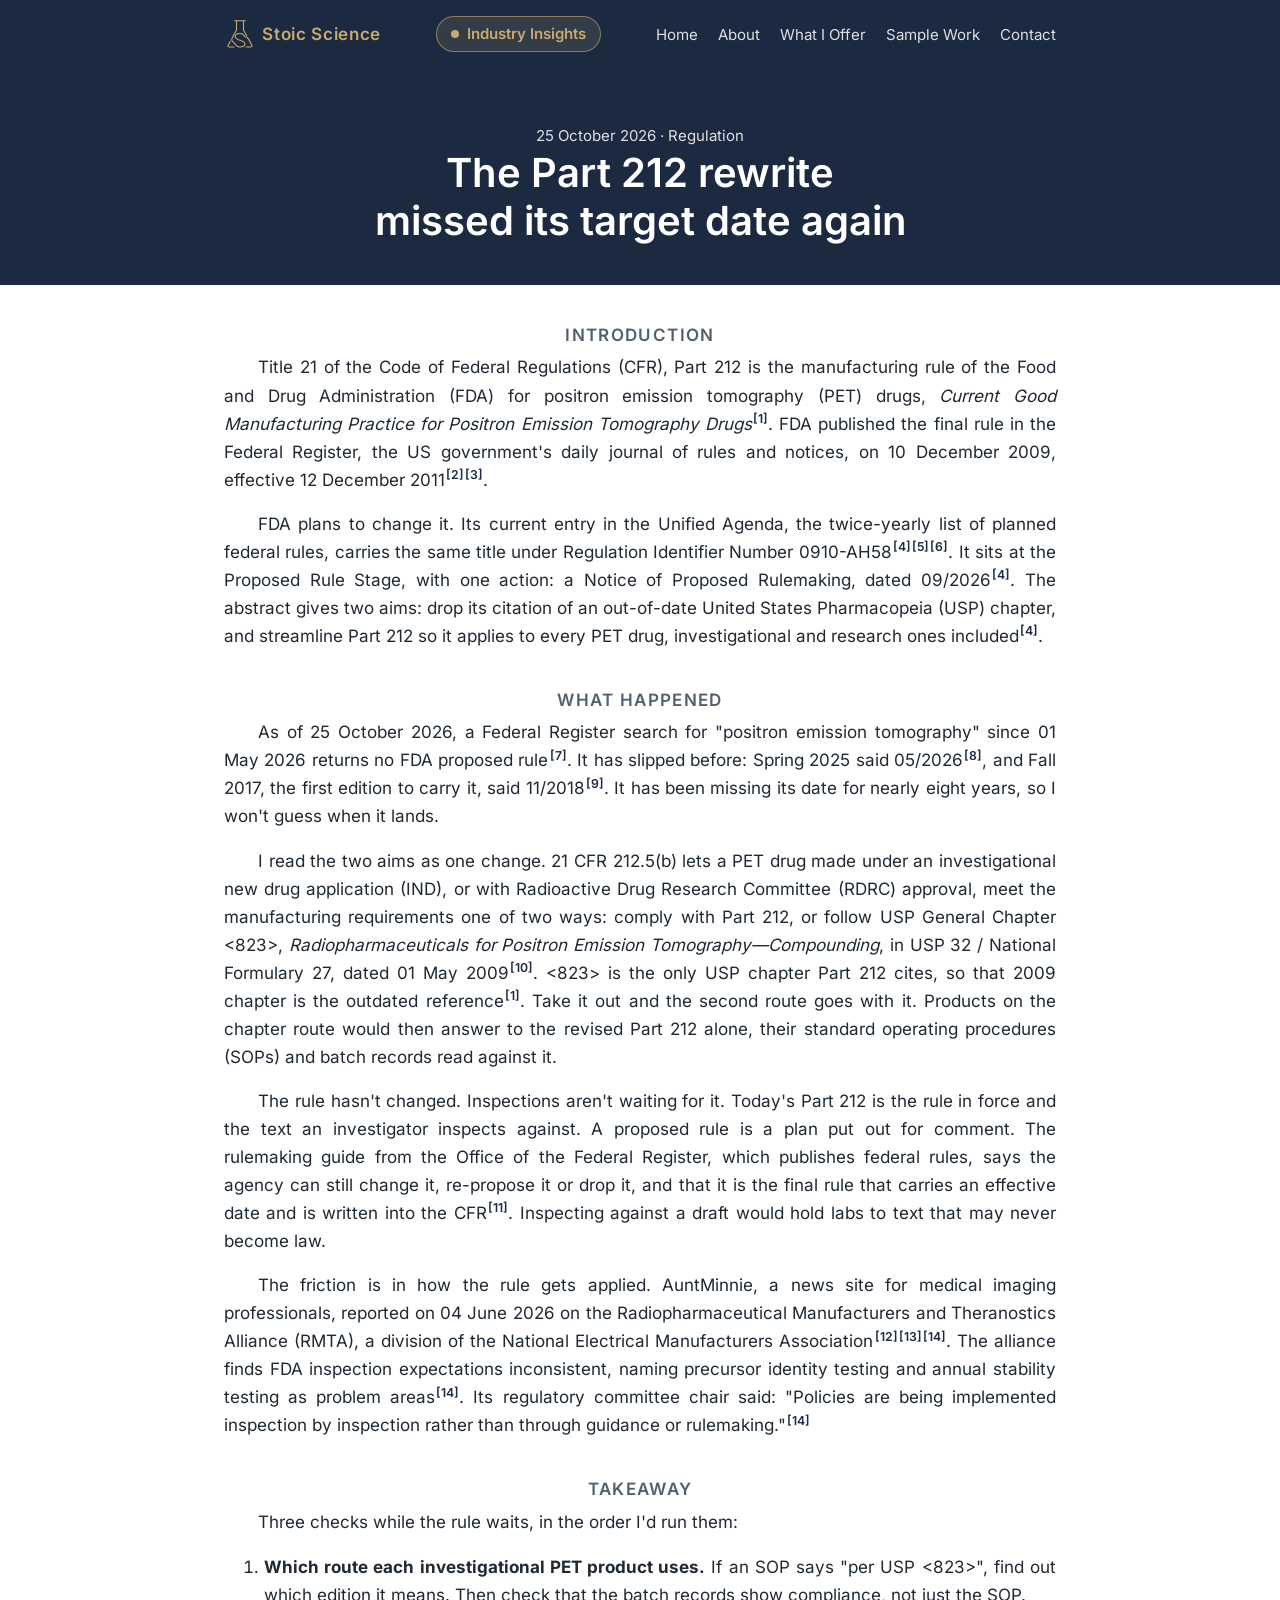
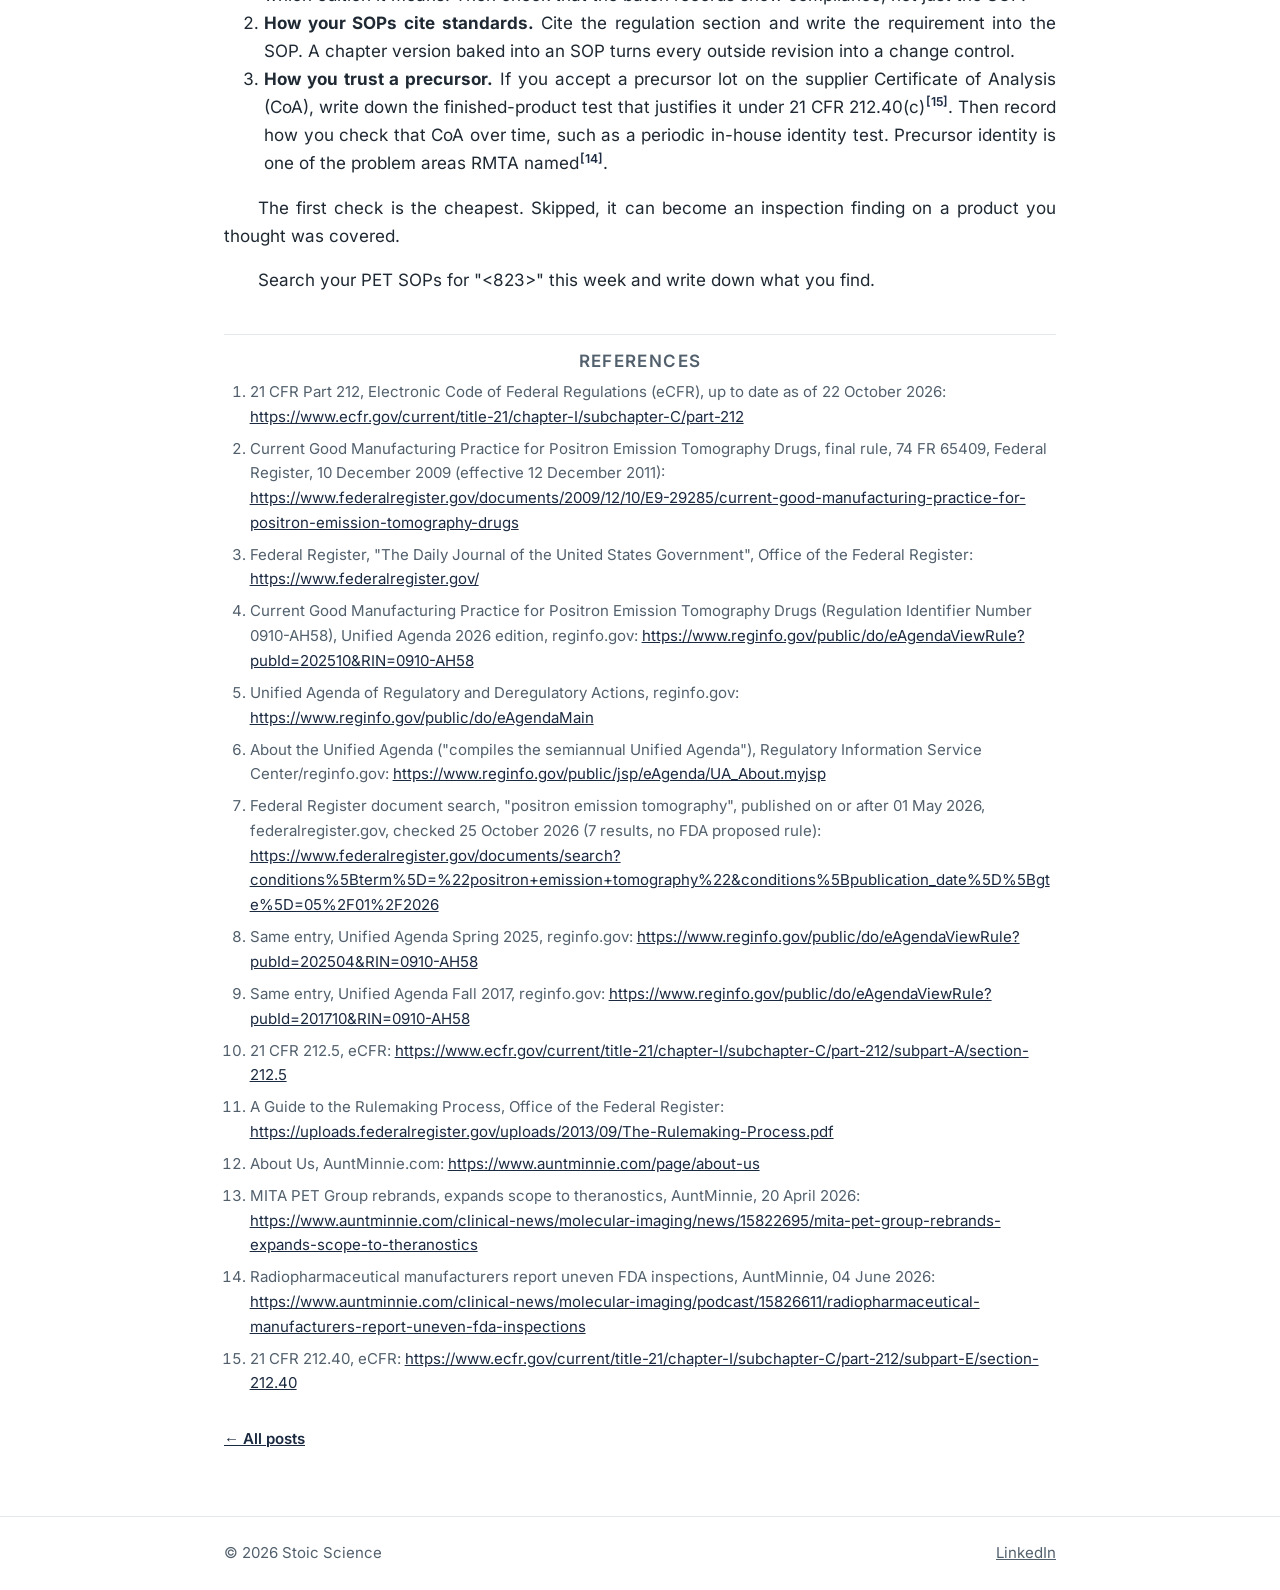
<file: blog/part-212-rewrite-missed-its-date.html>
<!DOCTYPE html>
<html lang="en">
<head>
  <!-- ===== BLOG POST PAGE (generated from templates/post.html in the private drafts repo) =====
       Lives in blog/, so links to the rest of the site start with "../".
       Placeholders in {{CURLY}} are filled at publish time. -->
  <meta charset="utf-8">
  <meta name="viewport" content="width=device-width, initial-scale=1">

  <title>The Part 212 rewrite missed its target date again | Stoic Science</title>
  <meta name="description" content="The Food and Drug Administration&#x27;s Part 212 rewrite was due as a proposed rule in 09/2026 and hasn&#x27;t appeared. What it would change, and what labs can check.">
  <meta name="author" content="Alex Stoicu">
  <link rel="canonical" href="https://stoicscience.us/blog/part-212-rewrite-missed-its-date.html">
  <link rel="alternate" type="application/rss+xml" title="Stoic Science: Industry Insights" href="../feed.xml">

  <meta property="og:type" content="article">
  <meta property="og:site_name" content="Stoic Science">
  <meta property="og:title" content="The Part 212 rewrite missed its target date again">
  <meta property="og:description" content="The Food and Drug Administration&#x27;s Part 212 rewrite was due as a proposed rule in 09/2026 and hasn&#x27;t appeared. What it would change, and what labs can check.">
  <meta property="og:url" content="https://stoicscience.us/blog/part-212-rewrite-missed-its-date.html">
  <!-- Share image: Industry Insights card, used by all blog pages (other site pages keep og-image.png) -->
  <meta property="og:image" content="https://stoicscience.us/images/og-insights.png">
  <meta property="og:image:width" content="1200">
  <meta property="og:image:height" content="630">
  <meta property="og:image:alt" content="Stoic Science: Industry Insights">
  <meta property="article:published_time" content="2026-10-25">
  <meta name="twitter:card" content="summary_large_image">

  <link rel="icon" href="../images/favicon.svg" type="image/svg+xml">
  <link rel="icon" href="../images/favicon-32.png" type="image/png" sizes="32x32">
  <link rel="apple-touch-icon" href="../images/apple-touch-icon.png">

  <link rel="stylesheet" href="../css/style.css?v=23">
  <link rel="preload" href="../fonts/inter-400.woff2" as="font" type="font/woff2" crossorigin>

  <!-- STRUCTURED DATA: this page is a blog post by the person defined on the Home page -->
  <script type="application/ld+json">
  {
    "@context": "https://schema.org",
    "@type": "BlogPosting",
    "headline": "The Part 212 rewrite missed its target date again",
    "description": "The Food and Drug Administration&#x27;s Part 212 rewrite was due as a proposed rule in 09/2026 and hasn&#x27;t appeared. What it would change, and what labs can check.",
    "datePublished": "2026-10-25",
    "url": "https://stoicscience.us/blog/part-212-rewrite-missed-its-date.html",
    "image": "https://stoicscience.us/images/og-insights.png",
    "author": { "@id": "https://stoicscience.us/#alex", "@type": "Person", "name": "Alex Stoicu", "url": "https://stoicscience.us/about.html" },
    "publisher": { "@id": "https://stoicscience.us/#business" }
  }
  </script>
  <!-- Visitor statistics: GoatCounter (no cookies, no personal data; dashboard at alexstoicu.goatcounter.com) -->
  <script data-goatcounter="https://alexstoicu.goatcounter.com/count" async src="https://gc.zgo.at/count.js"></script>
</head>

<body>
  <a class="skip-link" href="#main">Skip to content</a>

  <header class="site-header">
    <div class="container">
      <a class="wordmark" href="../index.html"><img class="wordmark-mark" src="../images/logo-mark.svg" width="64" height="64" alt="" aria-hidden="true">Stoic Science</a>
      <!-- Industry Insights: the live part of the site, set apart between the wordmark and the menu -->
      <a class="insights-link" href="index.html" aria-current="page"><span class="live-dot" aria-hidden="true"></span>Industry Insights</a>
      <nav class="site-nav" aria-label="Main">
        <ul>
          <li><a href="../index.html">Home</a></li>
          <li><a href="../about.html">About</a></li>
          <li><a href="../services.html">What I Offer</a></li>
          <li><a href="../sample-work.html">Sample Work</a></li>
          <li><a href="../contact.html">Contact</a></li>
        </ul>
      </nav>
    </div>
  </header>

  <main id="main">
    <section class="page-hero">
      <div class="container">
        <p class="post-meta" style="color: rgba(255,255,255,.85)"><time datetime="2026-10-25">25 October 2026</time> · Regulation</p>
        <h1>The Part 212 rewrite missed its target date again</h1>
      </div>
    </section>

    <section class="section">
      <div class="container">
        <article class="reading post">
          <h2>Introduction</h2>
          <p>Title 21 of the Code of Federal Regulations (CFR), Part 212 is the manufacturing rule of the Food and Drug Administration (FDA) for positron emission tomography (PET) drugs, <em>Current Good Manufacturing Practice for Positron Emission Tomography Drugs</em><sup class="ref"><a href="#ref-1" aria-label="Reference 1">[1]</a></sup>. FDA published the final rule in the Federal Register, the US government's daily journal of rules and notices, on 10 December 2009, effective 12 December 2011<sup class="ref"><a href="#ref-2" aria-label="Reference 2">[2]</a></sup><sup class="ref"><a href="#ref-3" aria-label="Reference 3">[3]</a></sup>.</p>
          <p>FDA plans to change it. Its current entry in the Unified Agenda, the twice-yearly list of planned federal rules, carries the same title under Regulation Identifier Number 0910-AH58<sup class="ref"><a href="#ref-4" aria-label="Reference 4">[4]</a></sup><sup class="ref"><a href="#ref-5" aria-label="Reference 5">[5]</a></sup><sup class="ref"><a href="#ref-6" aria-label="Reference 6">[6]</a></sup>. It sits at the Proposed Rule Stage, with one action: a Notice of Proposed Rulemaking, dated 09/2026<sup class="ref"><a href="#ref-4" aria-label="Reference 4">[4]</a></sup>. The abstract gives two aims: drop its citation of an out-of-date United States Pharmacopeia (USP) chapter, and streamline Part 212 so it applies to every PET drug, investigational and research ones included<sup class="ref"><a href="#ref-4" aria-label="Reference 4">[4]</a></sup>.</p>
          <h2>What happened</h2>
          <p>As of 25 October 2026, a Federal Register search for "positron emission tomography" since 01 May 2026 returns no FDA proposed rule<sup class="ref"><a href="#ref-7" aria-label="Reference 7">[7]</a></sup>. It has slipped before: Spring 2025 said 05/2026<sup class="ref"><a href="#ref-8" aria-label="Reference 8">[8]</a></sup>, and Fall 2017, the first edition to carry it, said 11/2018<sup class="ref"><a href="#ref-9" aria-label="Reference 9">[9]</a></sup>. It has been missing its date for nearly eight years, so I won't guess when it lands.</p>
          <p>I read the two aims as one change. 21 CFR 212.5(b) lets a PET drug made under an investigational new drug application (IND), or with Radioactive Drug Research Committee (RDRC) approval, meet the manufacturing requirements one of two ways: comply with Part 212, or follow USP General Chapter &lt;823&gt;, <em>Radiopharmaceuticals for Positron Emission Tomography—Compounding</em>, in USP 32 / National Formulary 27, dated 01 May 2009<sup class="ref"><a href="#ref-10" aria-label="Reference 10">[10]</a></sup>. &lt;823&gt; is the only USP chapter Part 212 cites, so that 2009 chapter is the outdated reference<sup class="ref"><a href="#ref-1" aria-label="Reference 1">[1]</a></sup>. Take it out and the second route goes with it. Products on the chapter route would then answer to the revised Part 212 alone, their standard operating procedures (SOPs) and batch records read against it.</p>
          <p>The rule hasn't changed. Inspections aren't waiting for it. Today's Part 212 is the rule in force and the text an investigator inspects against. A proposed rule is a plan put out for comment. The rulemaking guide from the Office of the Federal Register, which publishes federal rules, says the agency can still change it, re-propose it or drop it, and that it is the final rule that carries an effective date and is written into the CFR<sup class="ref"><a href="#ref-11" aria-label="Reference 11">[11]</a></sup>. Inspecting against a draft would hold labs to text that may never become law.</p>
          <p>The friction is in how the rule gets applied. AuntMinnie, a news site for medical imaging professionals, reported on 04 June 2026 on the Radiopharmaceutical Manufacturers and Theranostics Alliance (RMTA), a division of the National Electrical Manufacturers Association<sup class="ref"><a href="#ref-12" aria-label="Reference 12">[12]</a></sup><sup class="ref"><a href="#ref-13" aria-label="Reference 13">[13]</a></sup><sup class="ref"><a href="#ref-14" aria-label="Reference 14">[14]</a></sup>. The alliance finds FDA inspection expectations inconsistent, naming precursor identity testing and annual stability testing as problem areas<sup class="ref"><a href="#ref-14" aria-label="Reference 14">[14]</a></sup>. Its regulatory committee chair said: "Policies are being implemented inspection by inspection rather than through guidance or rulemaking."<sup class="ref"><a href="#ref-14" aria-label="Reference 14">[14]</a></sup></p>
          <h2>Takeaway</h2>
          <p>Three checks while the rule waits, in the order I'd run them:</p>
          <ol>
            <li><strong>Which route each investigational PET product uses.</strong> If an SOP says "per USP &lt;823&gt;", find out which edition it means. Then check that the batch records show compliance, not just the SOP.</li>
            <li><strong>How your SOPs cite standards.</strong> Cite the regulation section and write the requirement into the SOP. A chapter version baked into an SOP turns every outside revision into a change control.</li>
            <li><strong>How you trust a precursor.</strong> If you accept a precursor lot on the supplier Certificate of Analysis (CoA), write down the finished-product test that justifies it under 21 CFR 212.40(c)<sup class="ref"><a href="#ref-15" aria-label="Reference 15">[15]</a></sup>. Then record how you check that CoA over time, such as a periodic in-house identity test. Precursor identity is one of the problem areas RMTA named<sup class="ref"><a href="#ref-14" aria-label="Reference 14">[14]</a></sup>.</li>
          </ol>
          <p>The first check is the cheapest. Skipped, it can become an inspection finding on a product you thought was covered.</p>
          <p>Search your PET SOPs for "&lt;823&gt;" this week and write down what you find.</p>

          <!-- References: numbered in order of first citation. Each [n] mark in the text
               links here (#ref-n); each entry links out to its source where one exists. -->
          <section class="references" aria-labelledby="refs-title">
            <h2 id="refs-title">References</h2>
            <ol>
              <li id="ref-1">21 CFR Part 212, Electronic Code of Federal Regulations (eCFR), up to date as of 22 October 2026: <a href="https://www.ecfr.gov/current/title-21/chapter-I/subchapter-C/part-212" target="_blank" rel="noopener">https://www.ecfr.gov/current/title-21/chapter-I/subchapter-C/part-212</a></li>
              <li id="ref-2">Current Good Manufacturing Practice for Positron Emission Tomography Drugs, final rule, 74 FR 65409, Federal Register, 10 December 2009 (effective 12 December 2011): <a href="https://www.federalregister.gov/documents/2009/12/10/E9-29285/current-good-manufacturing-practice-for-positron-emission-tomography-drugs" target="_blank" rel="noopener">https://www.federalregister.gov/documents/2009/12/10/E9-29285/current-good-manufacturing-practice-for-positron-emission-tomography-drugs</a></li>
              <li id="ref-3">Federal Register, &quot;The Daily Journal of the United States Government&quot;, Office of the Federal Register: <a href="https://www.federalregister.gov/" target="_blank" rel="noopener">https://www.federalregister.gov/</a></li>
              <li id="ref-4">Current Good Manufacturing Practice for Positron Emission Tomography Drugs (Regulation Identifier Number 0910-AH58), Unified Agenda 2026 edition, reginfo.gov: <a href="https://www.reginfo.gov/public/do/eAgendaViewRule?pubId=202510&amp;RIN=0910-AH58" target="_blank" rel="noopener">https://www.reginfo.gov/public/do/eAgendaViewRule?pubId=202510&amp;RIN=0910-AH58</a></li>
              <li id="ref-5">Unified Agenda of Regulatory and Deregulatory Actions, reginfo.gov: <a href="https://www.reginfo.gov/public/do/eAgendaMain" target="_blank" rel="noopener">https://www.reginfo.gov/public/do/eAgendaMain</a></li>
              <li id="ref-6">About the Unified Agenda (&quot;compiles the semiannual Unified Agenda&quot;), Regulatory Information Service Center/reginfo.gov: <a href="https://www.reginfo.gov/public/jsp/eAgenda/UA_About.myjsp" target="_blank" rel="noopener">https://www.reginfo.gov/public/jsp/eAgenda/UA_About.myjsp</a></li>
              <li id="ref-7">Federal Register document search, &quot;positron emission tomography&quot;, published on or after 01 May 2026, federalregister.gov, checked 25 October 2026 (7 results, no FDA proposed rule): <a href="https://www.federalregister.gov/documents/search?conditions%5Bterm%5D=%22positron+emission+tomography%22&amp;conditions%5Bpublication_date%5D%5Bgte%5D=05%2F01%2F2026" target="_blank" rel="noopener">https://www.federalregister.gov/documents/search?conditions%5Bterm%5D=%22positron+emission+tomography%22&amp;conditions%5Bpublication_date%5D%5Bgte%5D=05%2F01%2F2026</a></li>
              <li id="ref-8">Same entry, Unified Agenda Spring 2025, reginfo.gov: <a href="https://www.reginfo.gov/public/do/eAgendaViewRule?pubId=202504&amp;RIN=0910-AH58" target="_blank" rel="noopener">https://www.reginfo.gov/public/do/eAgendaViewRule?pubId=202504&amp;RIN=0910-AH58</a></li>
              <li id="ref-9">Same entry, Unified Agenda Fall 2017, reginfo.gov: <a href="https://www.reginfo.gov/public/do/eAgendaViewRule?pubId=201710&amp;RIN=0910-AH58" target="_blank" rel="noopener">https://www.reginfo.gov/public/do/eAgendaViewRule?pubId=201710&amp;RIN=0910-AH58</a></li>
              <li id="ref-10">21 CFR 212.5, eCFR: <a href="https://www.ecfr.gov/current/title-21/chapter-I/subchapter-C/part-212/subpart-A/section-212.5" target="_blank" rel="noopener">https://www.ecfr.gov/current/title-21/chapter-I/subchapter-C/part-212/subpart-A/section-212.5</a></li>
              <li id="ref-11">A Guide to the Rulemaking Process, Office of the Federal Register: <a href="https://uploads.federalregister.gov/uploads/2013/09/The-Rulemaking-Process.pdf" target="_blank" rel="noopener">https://uploads.federalregister.gov/uploads/2013/09/The-Rulemaking-Process.pdf</a></li>
              <li id="ref-12">About Us, AuntMinnie.com: <a href="https://www.auntminnie.com/page/about-us" target="_blank" rel="noopener">https://www.auntminnie.com/page/about-us</a></li>
              <li id="ref-13">MITA PET Group rebrands, expands scope to theranostics, AuntMinnie, 20 April 2026: <a href="https://www.auntminnie.com/clinical-news/molecular-imaging/news/15822695/mita-pet-group-rebrands-expands-scope-to-theranostics" target="_blank" rel="noopener">https://www.auntminnie.com/clinical-news/molecular-imaging/news/15822695/mita-pet-group-rebrands-expands-scope-to-theranostics</a></li>
              <li id="ref-14">Radiopharmaceutical manufacturers report uneven FDA inspections, AuntMinnie, 04 June 2026: <a href="https://www.auntminnie.com/clinical-news/molecular-imaging/podcast/15826611/radiopharmaceutical-manufacturers-report-uneven-fda-inspections" target="_blank" rel="noopener">https://www.auntminnie.com/clinical-news/molecular-imaging/podcast/15826611/radiopharmaceutical-manufacturers-report-uneven-fda-inspections</a></li>
              <li id="ref-15">21 CFR 212.40, eCFR: <a href="https://www.ecfr.gov/current/title-21/chapter-I/subchapter-C/part-212/subpart-E/section-212.40" target="_blank" rel="noopener">https://www.ecfr.gov/current/title-21/chapter-I/subchapter-C/part-212/subpart-E/section-212.40</a></li>
            </ol>
          </section>

          <a class="back-link" href="index.html">&larr; All posts</a>
        </article>
      </div>
    </section>
  </main>

  <footer class="site-footer">
    <div class="container">
      <p>&copy; 2026 Stoic Science</p>
      <p><a href="https://www.linkedin.com/in/alexstoicu" target="_blank" rel="noopener">LinkedIn</a></p>
    </div>
  </footer>
</body>
</html>
</file>
<file: css/style.css>
/* ==================================================================
   Stoic Science: main stylesheet (shared by every page)

   How this file is organised:
     1. Fonts         - Inter, self-hosted from /fonts (no Google calls)
     2. Design tokens - colours, spacing, widths as CSS variables.
                        Change a colour here and it changes everywhere.
     3. Base          - default look of plain HTML elements
     4. Layout        - the page container
     5. Header & nav
     6. Hero          - navy block with the framed headline
     7. Tagline band
     8. Sections      - white content areas
     9. Buttons
    10. Footer
    11. Accessibility helpers
    12. Inner pages   - compact page header, cards, chips, lists
    13. Blog          - post list and article pages

   Remember: after any change here, bump the ?v= number on the
   <link> tag in every page, so browsers fetch the new version.
   ================================================================== */


/* 1. FONTS ---------------------------------------------------------
   One family, three weights. font-display: swap shows text in a
   fallback font straight away, then swaps Inter in when it loads. */
@font-face {
  font-family: "Inter";
  src: url("../fonts/inter-400.woff2") format("woff2");
  font-weight: 400;
  font-display: swap;
}
@font-face {
  font-family: "Inter";
  src: url("../fonts/inter-600.woff2") format("woff2");
  font-weight: 600;
  font-display: swap;
}
@font-face {
  font-family: "Inter";
  src: url("../fonts/inter-700.woff2") format("woff2");
  font-weight: 700;
  font-display: swap;
}


/* 2. DESIGN TOKENS ------------------------------------------------- */
:root {
  /* Brand colours */
  --navy: #1B2A41;          /* primary dark: hero, headings, buttons */
  --navy-deep: #142033;     /* slightly darker navy for the tagline band */
  --gold: #C8A96E;          /* accent: rules, wordmark, tagline. Only on navy,
                               never as text on white (contrast too low) */

  /* Text and surfaces */
  --text: #1F2933;          /* body text on white */
  --muted: #52606D;         /* secondary text */
  --line: #E4E7EB;          /* thin borders and dividers */
  --paper: #FFFFFF;         /* page background */
  --paper-alt: #F5F7FA;     /* light grey for alternating sections */

  /* Type */
  --font: "Inter", "Segoe UI", Arial, sans-serif;

  /* Type scale: the ONLY four text sizes on the site.
     Everything uses one of these, which keeps the look uniform. */
  --fs-sm:   0.9375rem;                     /* 15px: nav, buttons, small print, labels */
  --fs-body: 1.0625rem;                     /* 17px: body text, wordmark, card titles */
  --fs-lg:   1.5rem;                        /* 24px: section headings (h2) */
  --fs-xl:   clamp(1.5rem, 5vw, 2.5rem);    /* 24-40px: page headline (h1), grows with screen.
                                               24px minimum so "Radiopharmaceutical" fits a 320px phone */

  /* Spacing scale: use these instead of random pixel values */
  --space-1: 0.5rem;   /*  8px */
  --space-2: 1rem;     /* 16px */
  --space-3: 1.5rem;   /* 24px */
  --space-4: 2.5rem;   /* 40px */
  --space-5: 4rem;     /* 64px */

  /* Widths */
  --page-max: 880px;   /* one shared column: header, hero frame and sections
                          all start and end at the same edges */
  --text-max: 65ch;    /* comfortable reading line (about 65 characters) */
}


/* 3. BASE ---------------------------------------------------------- */
*,
*::before,
*::after {
  box-sizing: border-box;   /* padding is included in widths: easier maths */
}

html {
  -webkit-text-size-adjust: 100%;   /* stop phones inflating text sizes */
}

body {
  margin: 0;
  font-family: var(--font);
  font-size: var(--fs-body);
  line-height: 1.65;
  color: var(--text);
  background: var(--paper);
}

h1, h2, h3 {
  color: var(--navy);
  line-height: 1.2;
  font-weight: 600;
  margin: 0 0 var(--space-2);
  text-wrap: balance;        /* evens out line lengths: no lone word on the last line */
}
h2 { font-size: var(--fs-lg); }
h3 { font-size: var(--fs-body); }   /* same size as body, set apart by weight */

p {
  margin: 0 0 var(--space-2);
  max-width: var(--text-max);
}

a {
  color: var(--navy);
}

img {
  max-width: 100%;
  height: auto;
}


/* 4. LAYOUT --------------------------------------------------------
   .container keeps content centred, with 16px side gutters on
   phones and more breathing room on larger screens. */
.container {
  width: 100%;
  max-width: var(--page-max);
  margin: 0 auto;
  padding: 0 var(--space-2);
}
@media (min-width: 768px) {
  .container { padding: 0 var(--space-3); }
}


/* 5. HEADER & NAV --------------------------------------------------
   Phone: wordmark on top, nav links wrap underneath.
   Wider screens: wordmark left, nav right, on one line. */
.site-header {
  background: var(--navy);
}
.site-header .container {
  display: flex;
  flex-wrap: wrap;
  align-items: center;
  justify-content: space-between;
  gap: var(--space-1) var(--space-3);
  padding-top: var(--space-2);
  padding-bottom: var(--space-2);
}

/* The "Stoic Science" logo: the flask mark, then the text.
   inline-flex lines the mark up with the text's middle; gap sets the space between them. */
.wordmark {
  display: inline-flex;
  align-items: center;
  gap: 0.35em;
  color: var(--gold);
  font-weight: 600;
  font-size: var(--fs-body);
  letter-spacing: 0.04em;
  text-decoration: none;
}
/* The mark (images/logo-mark.svg, decorative: the text is the accessible name).
   1.9em tall (about 32px) so the thin strokes stay visible; the SVG has its own padding,
   so the drawn flask is about 1.65em. width:auto keeps the square shape. */
.wordmark-mark {
  display: block;
  height: 1.9em;
  width: auto;
  flex: none;      /* never squeezed narrower when the header wraps on a phone */
}

.site-nav ul {
  list-style: none;
  margin: 0;
  padding: 0;
  display: flex;
  flex-wrap: wrap;
  gap: var(--space-1) 1.25rem;   /* 20px between links: grouped, not spread */
}
.site-nav a {
  color: #FFFFFF;
  text-decoration: none;
  font-size: var(--fs-sm);
  opacity: 0.85;
}
.site-nav a:hover {
  opacity: 1;
}
/* The current page: full opacity plus a gold underline.
   Set by aria-current="page" on that page's link. */
.site-nav a[aria-current="page"] {
  opacity: 1;
  border-bottom: 2px solid var(--gold);
  padding-bottom: 2px;
}


/* 6. HERO ----------------------------------------------------------
   Navy block; the headline sits in a thin gold frame.
   The frame fills the shared column, so its edges line up with the
   wordmark/nav above and the section text below. */
.hero {
  background: var(--navy);
  color: #FFFFFF;
  padding: var(--space-2) 0 var(--space-4);      /* 16px top, 40px bottom */
}
.hero-frame {
  border: 1px solid rgba(200, 169, 110, 0.55);   /* gold at 55% */
  padding: var(--space-4) var(--space-2);        /* phones: 40px top/bottom, 16px sides */
  text-align: center;
}
@media (min-width: 768px) {
  .hero-frame { padding: var(--space-4) var(--space-3); }   /* wider screens: 24px sides */
}
.hero h1 {
  color: #FFFFFF;
  font-size: var(--fs-xl);
  font-weight: 600;
  margin: 0;
  overflow-wrap: break-word;   /* safety net: a long word wraps instead of overflowing */
}
/* Short gold line under the headline */
.hero-rule {
  width: 64px;
  height: 2px;
  margin: var(--space-3) auto;
  border: 0;
  background: var(--gold);
}
.hero-subline {
  margin: 0 auto;
  max-width: none;
  font-size: var(--fs-sm);
  color: rgba(255, 255, 255, 0.9);
}
/* "Separated lines": the hero subline and the tagline band.
   Items sit in a centred row with gold | separators between them.
   On phones the row wraps; the separators are hidden there so a
   line never starts or ends with a stray "|". */
.sep-line {
  display: flex;
  flex-wrap: wrap;
  justify-content: center;
  gap: 0.25rem 1rem;
}
.sep-line .sep {
  color: var(--gold);
}
@media (max-width: 599px) {
  .sep-line .sep { display: none; }
}


/* 7. TAGLINE BAND --------------------------------------------------
   Design element only (not links) until the blog exists. */
.tagline-band {
  background: var(--navy-deep);
  color: var(--gold);
  text-align: center;
  padding: var(--space-3) var(--space-2);   /* 24px top/bottom: a bit taller */
  font-size: var(--fs-sm);
  font-weight: 600;
  letter-spacing: 0.14em;
  text-transform: uppercase;
}
.tagline-band p {
  margin: 0 auto;
  max-width: none;
}


/* 8. SECTIONS ------------------------------------------------------
   SITE-WIDE ALIGNMENT RULE (decided 25 Oct 2026):
   "Centered layout, left-aligned reading text."
   - Headings, intros, short card text, labels and buttons: centered,
     on the same axis as the hero.
   - Anything meant for reading (bullet lists, long paragraphs such as
     the About story or blog posts): left-aligned text inside a
     centered column. Use .tick-list or .reading for those. */
.section {
  padding: var(--space-4) 0 var(--space-5);      /* 40px top, 64px bottom */
  text-align: center;
}
/* Paragraphs have a max width; auto side margins keep them on the centre line */
.section p {
  margin-left: auto;
  margin-right: auto;
}
/* Long-form text: a centered column with left-aligned lines */
.reading {
  max-width: var(--text-max);
  margin-left: auto;
  margin-right: auto;
  text-align: left;
}
.section-alt {
  background: var(--paper-alt);
}
/* Bold one-line closer (no longer used on pages; "Let's talk" is now the primary button) */
.lead-out {
  font-weight: 600;
  color: var(--navy);
}


/* 9. BUTTONS -------------------------------------------------------
   .btn is the base; .btn-primary is the filled navy version.
   These are <a> links styled as buttons (they go to other pages). */
.button-row {
  display: flex;
  flex-wrap: wrap;
  justify-content: center;   /* centered, per the alignment rule */
  gap: var(--space-1) var(--space-2);
  margin-top: var(--space-3);
}
.btn {
  display: inline-block;
  padding: 0.7rem 1.25rem;
  border: 1px solid var(--navy);
  color: var(--navy);
  background: transparent;
  font-weight: 600;
  font-size: var(--fs-sm);
  text-decoration: none;
  transition: background-color 0.15s, color 0.15s;
}
.btn:hover {
  background: var(--navy);
  color: #FFFFFF;
}
.btn-primary {
  background: var(--navy);
  color: #FFFFFF;
}
.btn-primary:hover {
  background: var(--navy-deep);
}


/* 10. FOOTER ------------------------------------------------------- */
.site-footer {
  border-top: 1px solid var(--line);
  padding: var(--space-3) 0;
  font-size: var(--fs-sm);
  color: var(--muted);
}
.site-footer .container {
  display: flex;
  flex-wrap: wrap;
  justify-content: space-between;
  gap: var(--space-1);
}
.site-footer p {
  margin: 0;
}
.site-footer a {
  color: var(--muted);
}


/* 11. ACCESSIBILITY HELPERS ---------------------------------------- */

/* Visible focus ring for keyboard users, on every link and control.
   Navy on light backgrounds; gold inside the navy areas, where
   navy wouldn't show. */
a:focus-visible,
button:focus-visible,
input:focus-visible,
textarea:focus-visible {
  outline: 2px solid var(--navy);
  outline-offset: 3px;
}
.site-header :focus-visible,
.hero :focus-visible {
  outline-color: var(--gold);
}

/* "Skip to content" link: hidden until a keyboard user tabs to it */
.skip-link {
  position: absolute;
  left: var(--space-2);
  top: -100px;
  background: var(--paper);
  color: var(--navy);
  padding: var(--space-1) var(--space-2);
  z-index: 10;
}
.skip-link:focus {
  top: var(--space-1);
}

/* Visitors who ask their system for less motion get no transitions */
@media (prefers-reduced-motion: reduce) {
  * { transition: none !important; }
}


/* 12. INNER PAGES --------------------------------------------------
   Building blocks for About, Services, Sample Work and Contact. */

/* Compact navy page header: a shorter cousin of the Home hero */
.page-hero {
  background: var(--navy);
  color: #FFFFFF;
  padding: var(--space-4) 0;
  text-align: center;
}
.page-hero h1 {
  color: #FFFFFF;
  font-size: var(--fs-xl);
  margin: 0;
}
.page-hero p {
  margin: var(--space-2) auto 0;
  color: rgba(255, 255, 255, 0.9);
}

/* Short intro line under a section heading */
.section-intro {
  color: var(--muted);
}

/* Card grid: one column on phones, two from 640px wide */
.card-grid {
  display: grid;
  gap: var(--space-3);
  margin-top: var(--space-3);
}
@media (min-width: 640px) {
  .card-grid { grid-template-columns: repeat(2, 1fr); }
  /* Odd number of cards: the last one spans the full row
     instead of sitting alone next to an empty gap */
  .card-grid:not(.cols-3) > .card:last-child:nth-child(odd) {
    grid-column: 1 / -1;
  }
}
/* Three columns, used for the engagement models.
   Alex's call: their heading is centered, the card text stays left. */
@media (min-width: 768px) {
  .card-grid.cols-3 { grid-template-columns: repeat(3, 1fr); }
}
.card-grid.cols-3 .card {
  text-align: left;
}

/* A card: white box, thin border, gold line on top */
.card {
  background: var(--paper);
  border: 1px solid var(--line);
  border-top: 3px solid var(--gold);
  padding: var(--space-3);
}
.card h3 {
  margin-bottom: var(--space-1);
}
.card p {
  margin: 0 auto;            /* auto keeps text centred in a wide card */
  font-size: var(--fs-sm);
  color: var(--muted);
}
/* The one line that sets a card apart (e.g. the radiochemistry differentiator) */
.card .card-note {
  margin-top: var(--space-2);
  color: var(--navy);
  font-weight: 600;
}

/* "Chips": short labels in a row, used for the standards list */
.chip-list {
  list-style: none;
  margin: var(--space-3) 0 0;
  padding: 0;
  display: flex;
  flex-wrap: wrap;
  justify-content: center;
  gap: var(--space-1);
}
.chip-list li {
  border: 1px solid var(--navy);
  color: var(--navy);
  padding: 0.35rem 0.85rem;
  font-size: var(--fs-sm);
  font-weight: 600;
}

/* Plain list with small gold squares instead of bullets.
   Reading text: the list block sits centered (fit-content + auto
   margins) but its lines stay left-aligned, so the squares line up. */
.tick-list {
  list-style: none;
  margin: var(--space-3) auto 0;
  padding: 0;
  width: fit-content;
  max-width: var(--text-max);
  text-align: left;
}
.tick-list li {
  position: relative;
  padding-left: 1.5rem;
  margin-bottom: var(--space-1);
}
.tick-list li::before {
  content: "";
  position: absolute;
  left: 0;
  top: 0.6em;
  width: 0.5rem;
  height: 0.5rem;
  background: var(--gold);   /* decorative shape, not text: fine on white */
}

/* Notice callout: a short "please note" box.
   Soft gold background, gold edge, round "!" badge, small italic text.
   Reading text, so it is left-aligned inside a centered column. */
.notice {
  display: flex;
  gap: var(--space-2);
  align-items: flex-start;
  max-width: var(--text-max);
  margin: 0 auto;
  padding: var(--space-2) var(--space-3);
  background: rgba(200, 169, 110, 0.18);   /* gold at 18%: a pale gold tint */
  border-left: 4px solid var(--gold);
  text-align: left;
}
/* The round "!" badge */
.notice-icon {
  flex: 0 0 auto;
  width: 1.75rem;
  height: 1.75rem;
  border-radius: 50%;
  background: var(--gold);
  color: var(--navy);
  font-weight: 700;
  font-style: normal;
  text-align: center;
  line-height: 1.75rem;
}
.notice p {
  margin: 0;
  font-size: var(--fs-sm);
  font-style: italic;
  color: var(--text);
}
.notice strong {
  font-style: normal;
}
/* Less space around a section that only holds a notice */
.section-tight {
  padding: var(--space-3) 0;
}

/* Document entries (Sample Work): small code label above the title */
.doc-code {
  font-size: var(--fs-sm);
  font-weight: 600;
  letter-spacing: 0.06em;
  color: var(--muted);
  margin-bottom: var(--space-1);
}
/* "Coming soon" entries: same card, quieter */
.card.is-pending {
  border-top-color: var(--line);
}
.card .status {
  margin-top: var(--space-2);
  font-weight: 600;
  color: var(--muted);
}
.card .button-row {
  margin-top: var(--space-2);
}

/* Inside a .reading column, lists and chips line up on the left
   with the text instead of centering */
.reading .chip-list {
  justify-content: flex-start;
  margin-bottom: var(--space-2);
}
.reading .tick-list {
  margin-left: 0;
  width: auto;
}

/* chip-grid: boxes fill each row edge to edge.
   2 per row on phones, 4 per row from 600px. flex-grow (the first 1)
   lets a shorter last row stretch its boxes to the full width, so
   long labels like "Raw material testing" stay on one line. */
.chip-list.chip-grid {
  justify-content: center;
}
.chip-grid li {
  flex: 1 1 calc((100% - var(--space-1)) / 2);       /* 2 per row */
  display: flex;
  align-items: center;
  justify-content: center;
  min-height: 3.5rem;        /* room for two lines, so all boxes match */
  line-height: 1.3;          /* tighter lines: a two-line label still fits */
  text-align: center;
}
@media (min-width: 600px) {
  .chip-grid li {
    flex-basis: calc((100% - 3 * var(--space-1)) / 4); /* 4 per row */
  }
}
.reading h2 {
  margin-top: var(--space-4);
}
.reading h2:first-child {
  margin-top: 0;
}

/* CONTACT FORM ------------------------------------------------------
   Labels sit above their fields; fields fill the column width. */
.contact-form {
  max-width: 560px;
  margin: var(--space-3) auto 0;
  text-align: left;
}
.contact-form label {
  display: block;
  font-size: var(--fs-sm);
  font-weight: 600;
  color: var(--navy);
  margin: var(--space-2) 0 0.35rem;
}
/* "(optional)" next to a label */
.contact-form label .optional {
  font-weight: 400;
  color: var(--muted);
}
/* Small grey helper line under a label */
.contact-form .hint {
  margin: 0 0 0.35rem;
  font-size: var(--fs-sm);
  color: var(--muted);
}
.contact-form input,
.contact-form textarea {
  width: 100%;
  padding: 0.65rem 0.75rem;
  font: inherit;               /* use the site font, not the browser's default */
  font-size: var(--fs-body);
  color: var(--text);
  background: var(--paper);
  border: 1px solid #9AA5B1;   /* darker than --line so the box edge is easy to see */
  border-radius: 0;
}
.contact-form textarea {
  resize: vertical;            /* visitors can make it taller, not wider */
}
/* Send button: full width of the form, so it lines up with the fields */
.contact-form button {
  width: 100%;
  margin-top: var(--space-3);
  cursor: pointer;
  font-family: inherit;        /* site font; size comes from .btn */
}
/* The spam trap checkbox: present in the page, invisible to people */
.contact-form .botcheck {
  position: absolute;
  left: -9999px;
}
/* Result line written by the script ("Thank you..." or an error) */
.form-status {
  margin-top: var(--space-2);
  font-weight: 600;
  color: var(--navy);
}

/* Closing call-to-action block: a little less space above it,
   since it follows straight on from the section before */
.closing-cta {
  padding-top: var(--space-3);
}


/* 13. BLOG ---------------------------------------------------------
   The list page (blog/index.html) and one page per post.
   Posts are long-form reading text, so they use the .reading column
   (left-aligned lines in a centered column), per the alignment rule. */

/* Post list (Industry Insights page): the classic blog archive layout.
   One entry per post, newest first, divided by thin lines:
   meta line (date · category · reading time), big linked title,
   one-line excerpt, "Read more". Centred column, left-aligned text. */
.post-list {
  list-style: none;
  margin: 0 auto;
  padding: 0;
  max-width: 720px;
  text-align: left;
}
.post-list li {
  padding: var(--space-3) 0;
  border-bottom: 1px solid var(--line);
}
.post-list li:first-child {
  padding-top: 0;
}
/* Paragraphs inside the list line up on the left edge (override the
   site-wide centred-paragraph rule from section 8) */
.post-list p {
  max-width: none;
  margin-left: 0;
  margin-right: 0;
}
.post-list h2 {
  font-size: var(--fs-lg);
  margin: 0 0 var(--space-1);
}
.post-list h2 a {
  color: var(--navy);
  text-decoration: none;
}
.post-list h2 a:hover {
  text-decoration: underline;
}
.post-list .post-excerpt {
  margin: 0 0 var(--space-1);
  max-width: none;
  color: var(--text);
}
.read-more {
  font-size: var(--fs-sm);
  font-weight: 600;
  color: var(--navy);
  text-decoration: none;
}
.read-more:hover {
  text-decoration: underline;
}
/* Small "follow" line under the list (RSS feed) */
.feed-note {
  max-width: 720px;
  margin: var(--space-3) auto 0;
  font-size: var(--fs-sm);
  color: var(--muted);
  text-align: left;
}

/* Date and category line, above a post title or in the list */
.post-meta {
  font-size: var(--fs-sm);
  color: var(--muted);
  margin-bottom: var(--space-1);
}
.post-meta .post-cat {
  font-weight: 600;
  color: var(--navy);
}

/* A single post */
.post p,
.post li {
  margin-left: 0;
}
.post a {
  color: var(--navy);
}
/* Sources box at the end of every post */
.post-sources {
  margin-top: var(--space-4);
  padding-top: var(--space-2);
  border-top: 1px solid var(--line);
  font-size: var(--fs-sm);
  color: var(--muted);
}
.post-sources h2 {
  font-size: var(--fs-body);
  margin: 0 0 var(--space-1);
}
.post-sources ul {
  padding-left: 1.1rem;
  margin: 0;
}
.post-sources li {
  margin-bottom: 0.35rem;
  overflow-wrap: anywhere;   /* long URLs wrap instead of overflowing on phones */
}
/* "Back to all posts" link */
.back-link {
  display: inline-block;
  margin-top: var(--space-3);
  font-size: var(--fs-sm);
  font-weight: 600;
}

/* Industry Insights link in the header -------------------------------
   Sits on its own between the wordmark and the menu (the header row uses
   space-between, so the gaps on both sides are equal). Gold pill + a small
   pulsing dot: the "live" part of the site. */
.insights-link {
  display: inline-flex;
  align-items: center;
  gap: 0.5rem;
  padding: 0.3rem 0.85rem;
  border: 1px solid rgba(200, 169, 110, 0.6);
  border-radius: 999px;
  color: var(--gold);
  font-size: var(--fs-sm);
  font-weight: 600;
  text-decoration: none;
}
.insights-link:hover,
.insights-link[aria-current="page"] {
  background: rgba(200, 169, 110, 0.15);
}
.live-dot {
  width: 0.5rem;
  height: 0.5rem;
  border-radius: 50%;
  background: var(--gold);
  animation: live-pulse 2.4s ease-in-out infinite;
}
@keyframes live-pulse {
  0%, 100% { opacity: 1; }
  50%      { opacity: 0.35; }
}
@media (prefers-reduced-motion: reduce) {
  .live-dot { animation: none; }
}

/* Article structure (house style, 25 Oct 2026) ------------------------
   Every post: Introduction, Core message, Takeaway (h2), plus optional
   figures and tables. References are numbered superscript marks [n] that
   jump to the References list; only the list links out to the sources. */
.post h2 {
  font-size: var(--fs-body);
  text-transform: uppercase;
  letter-spacing: 0.08em;
  color: var(--muted);
  margin: var(--space-4) 0 var(--space-1);
}
.post h2:first-child {
  margin-top: 0;
}
/* Reference mark: small superscript [n], links down to the reference */
.post sup.ref {
  font-size: 0.72em;
  line-height: 0;
  margin-left: 0.1em;
}
.post sup.ref a {
  text-decoration: none;
  font-weight: 600;
  color: var(--navy);
}
.post sup.ref a:hover {
  text-decoration: underline;
}
/* Numbered reference list at the end of the post */
.references {
  margin-top: var(--space-4);
  padding-top: var(--space-2);
  border-top: 1px solid var(--line);
  font-size: var(--fs-sm);
  color: var(--muted);
}
.references h2 {
  margin-top: 0;
}
.references ol {
  padding-left: 1.6rem;
  margin: 0;
}
.references li {
  margin-bottom: 0.45rem;
  overflow-wrap: anywhere;
  scroll-margin-top: var(--space-3);   /* leave room above when jumped to */
}
.references li:target {
  background: rgba(200, 169, 110, 0.18);   /* briefly mark the reference you jumped to */
}
/* Optional figure (image + caption) */
.post figure {
  margin: var(--space-3) 0;
}
.post figure img {
  display: block;
  border: 1px solid var(--line);
}
.post figcaption {
  margin-top: var(--space-1);
  font-size: var(--fs-sm);
  color: var(--muted);
}
/* Optional table */
.post .table-wrap {
  overflow-x: auto;   /* wide tables scroll on phones instead of breaking the page */
  margin: var(--space-3) 0;
}
.post table {
  width: 100%;
  border-collapse: collapse;
  font-size: var(--fs-sm);
}
.post th {
  background: var(--navy);
  color: #FFFFFF;
  text-align: left;
  font-weight: 600;
  padding: 0.5rem 0.65rem;
}
.post td {
  padding: 0.5rem 0.65rem;
  border-bottom: 1px solid var(--line);
  vertical-align: top;
}
.post table caption {
  caption-side: bottom;
  text-align: left;
  padding-top: var(--space-1);
  color: var(--muted);
}

/* Journal layout for articles (Alex, 25 Oct 2026) ----------------------
   - The text column is as wide as the header row: from the "S" of the
     wordmark to the last letter of "Contact" (the shared .container width).
   - Paragraphs are justified, each starting with a first-line indent,
     like a peer-reviewed journal. Hyphenation keeps the spacing even.
   - Section headings and the References heading are centred. */
.reading.post {
  max-width: none;
}
.post p {
  max-width: none;
  text-align: justify;
  text-indent: 2em;
  hyphens: auto;
  -webkit-hyphens: auto;
}
.post h2,
.references h2 {
  text-align: center;
}
.post ol,
.post ul {
  text-align: justify;
  hyphens: auto;
}
.references ol {
  text-align: left;   /* reference entries stay left-aligned: long URLs don't justify well */
}

/* Sub-headings inside an article section (### in draft.md): small, navy, left-aligned */
.post h3 {
  font-size: var(--fs-body);
  color: var(--navy);
  margin: var(--space-3) 0 var(--space-1);
}
</file>
